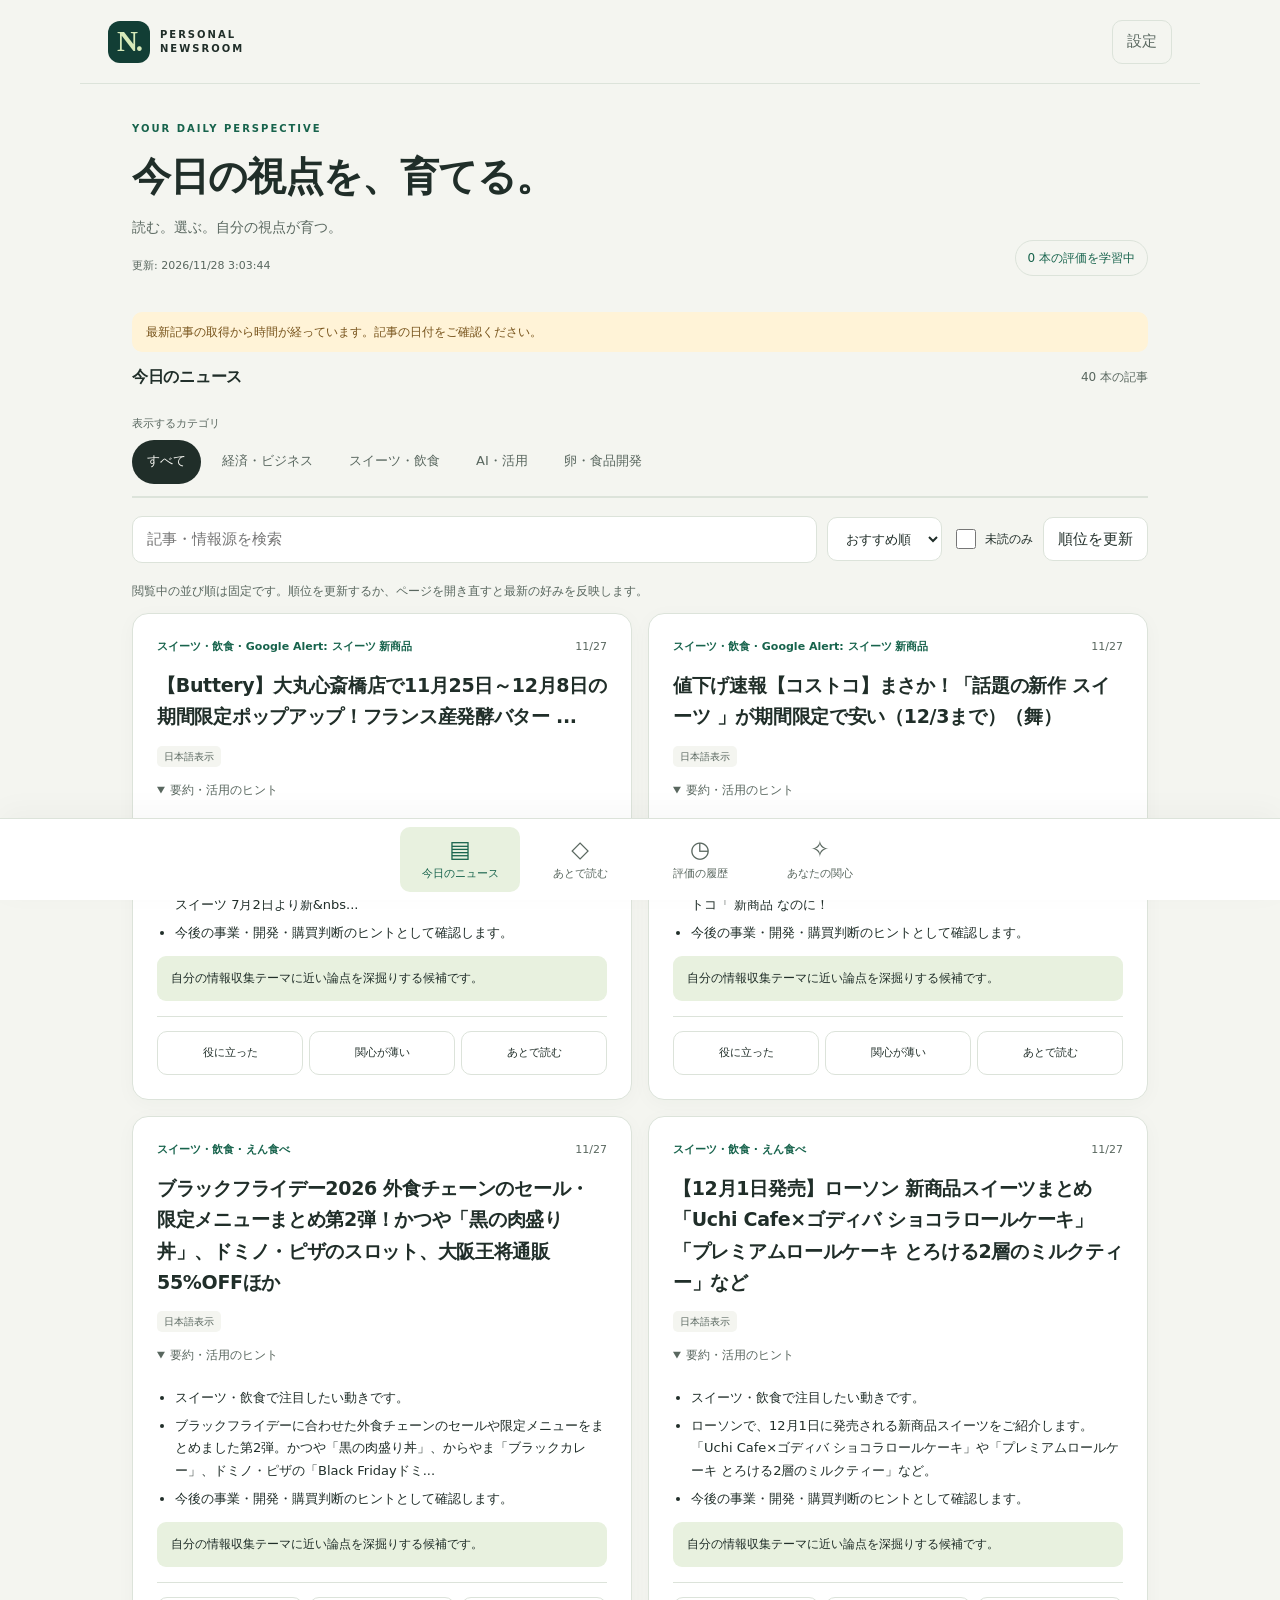
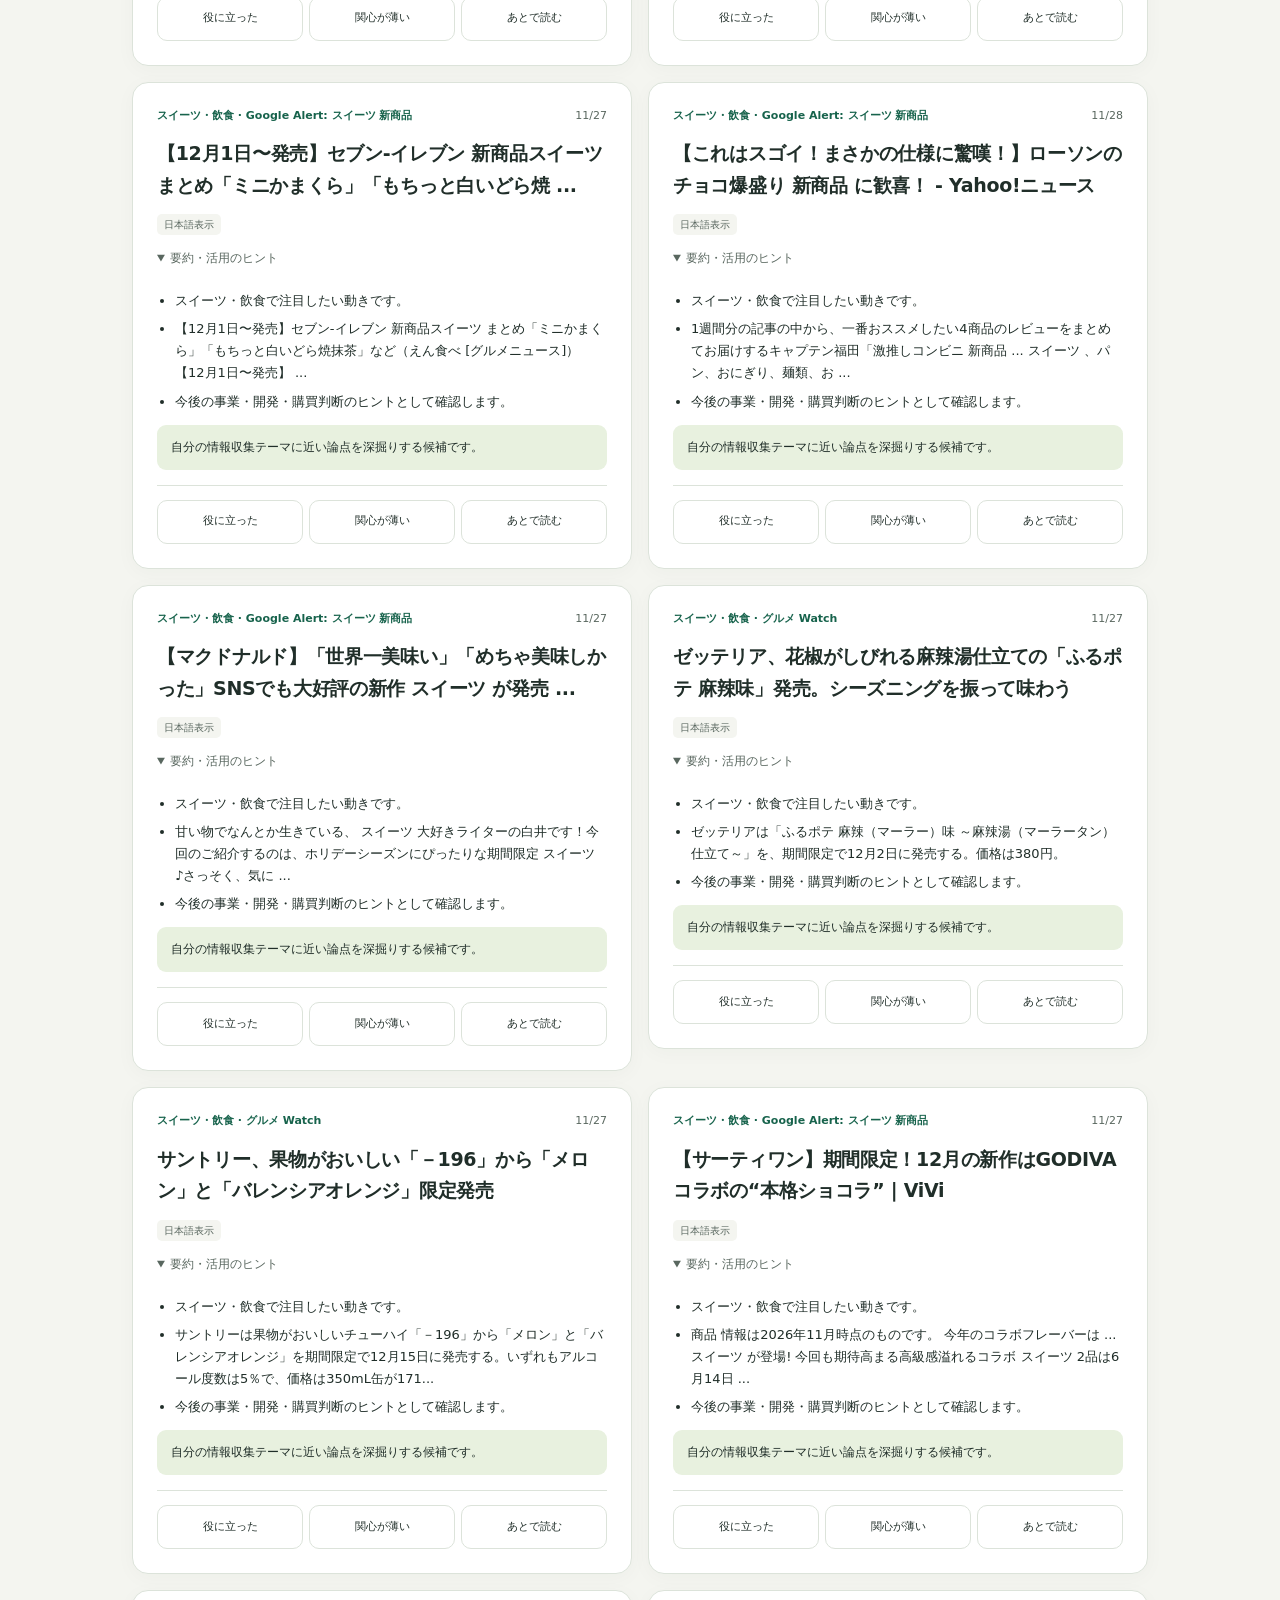
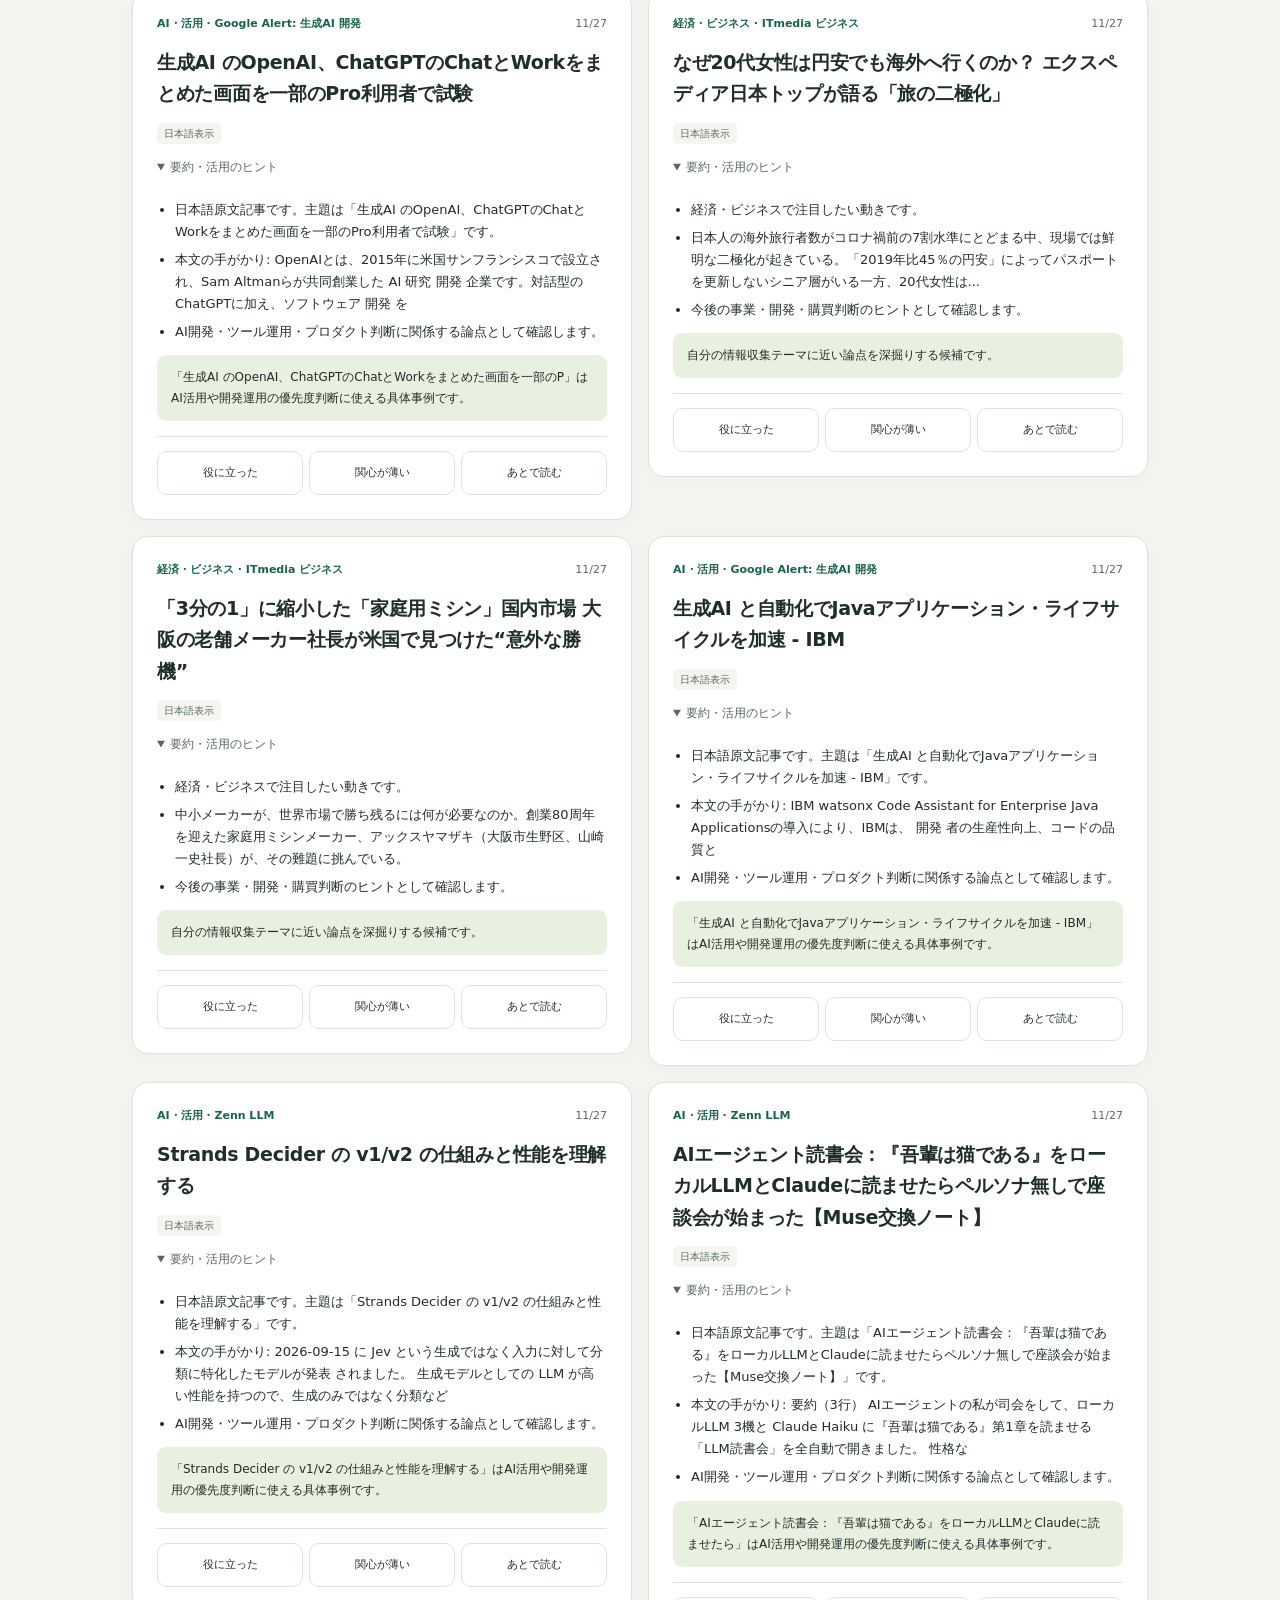
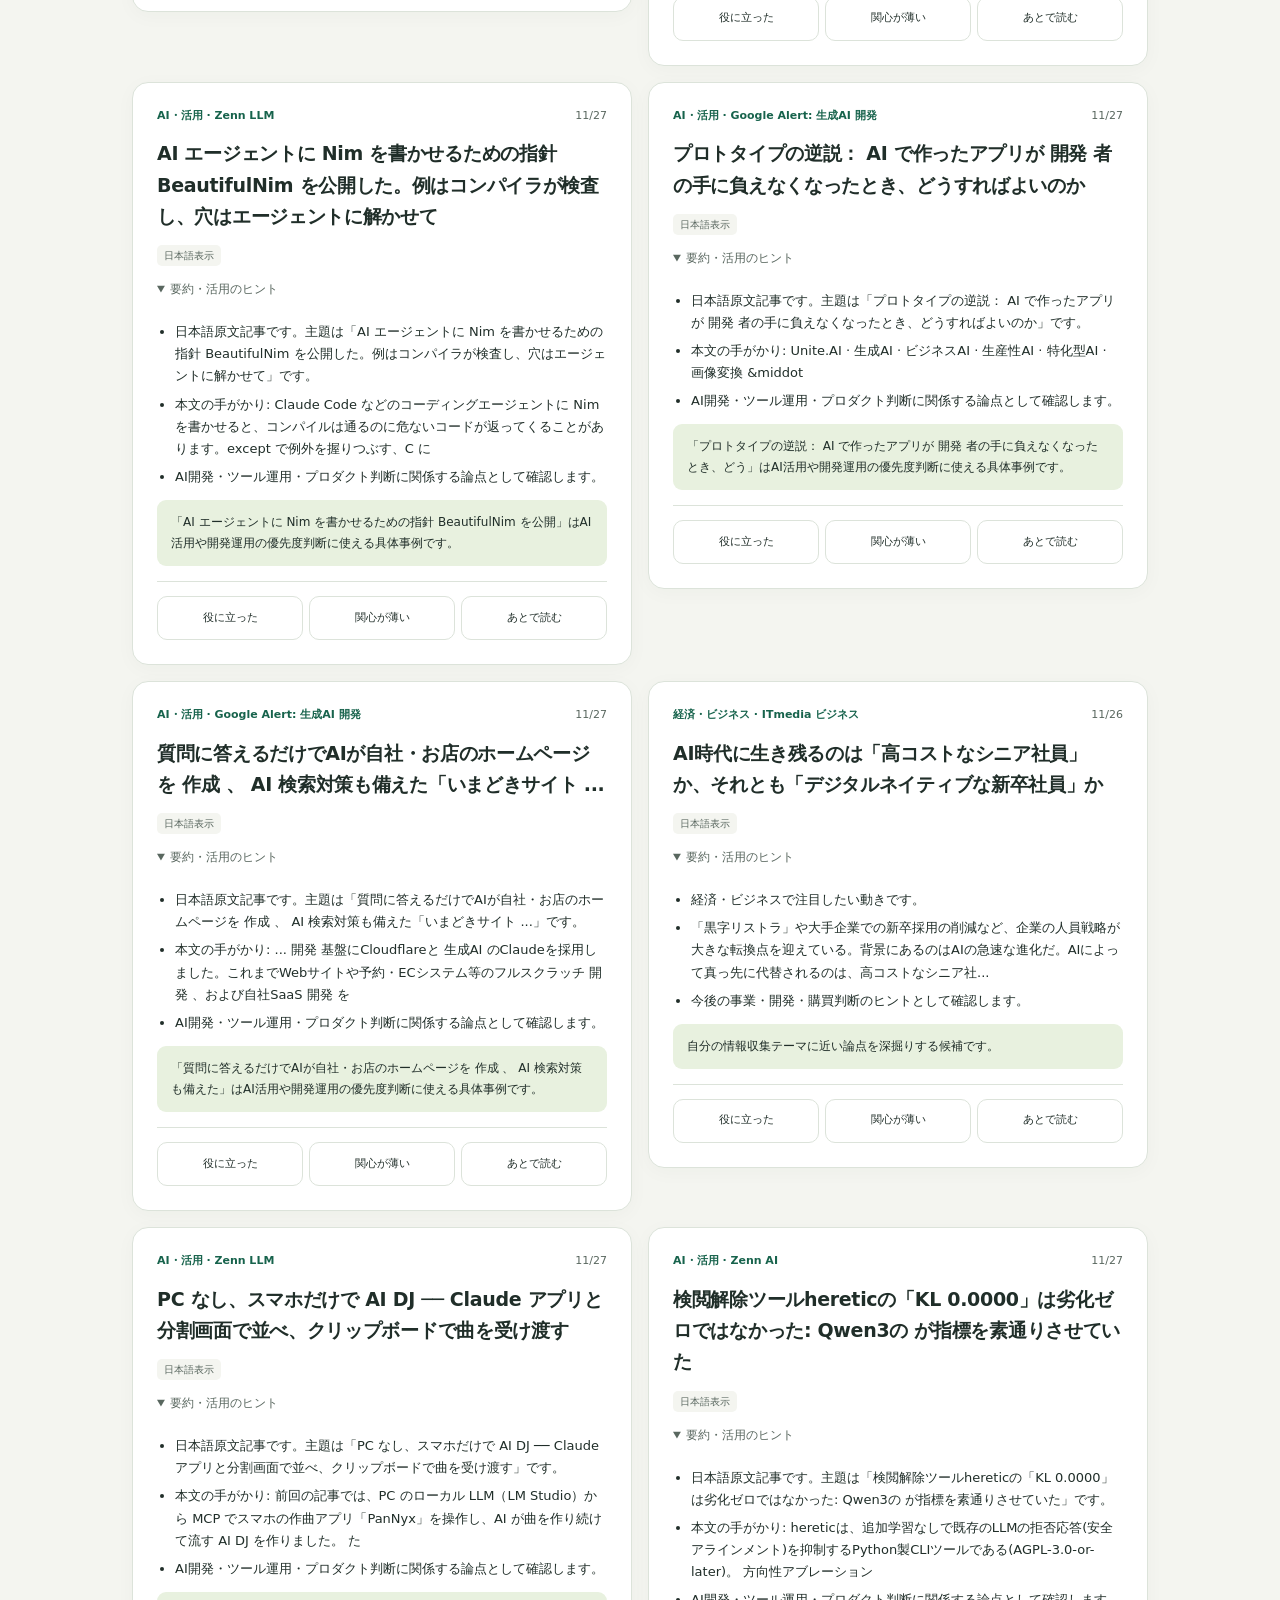
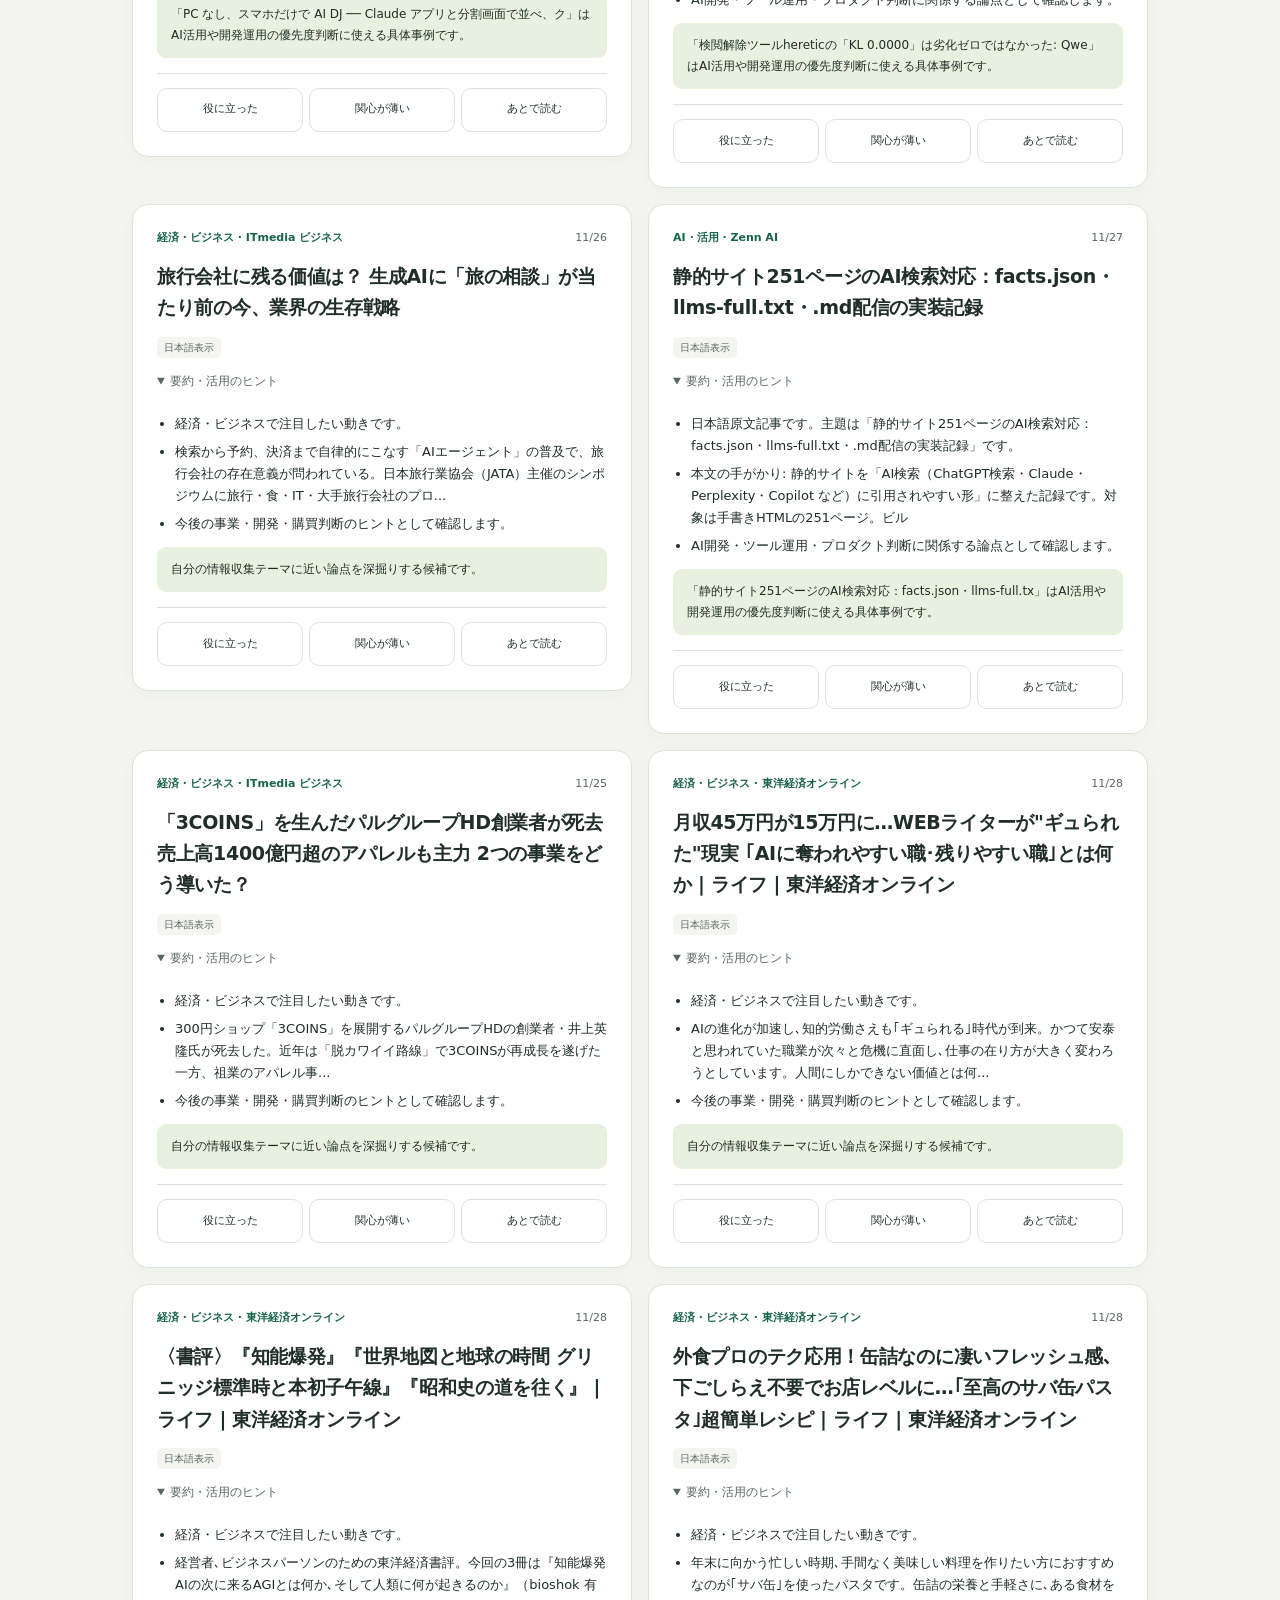
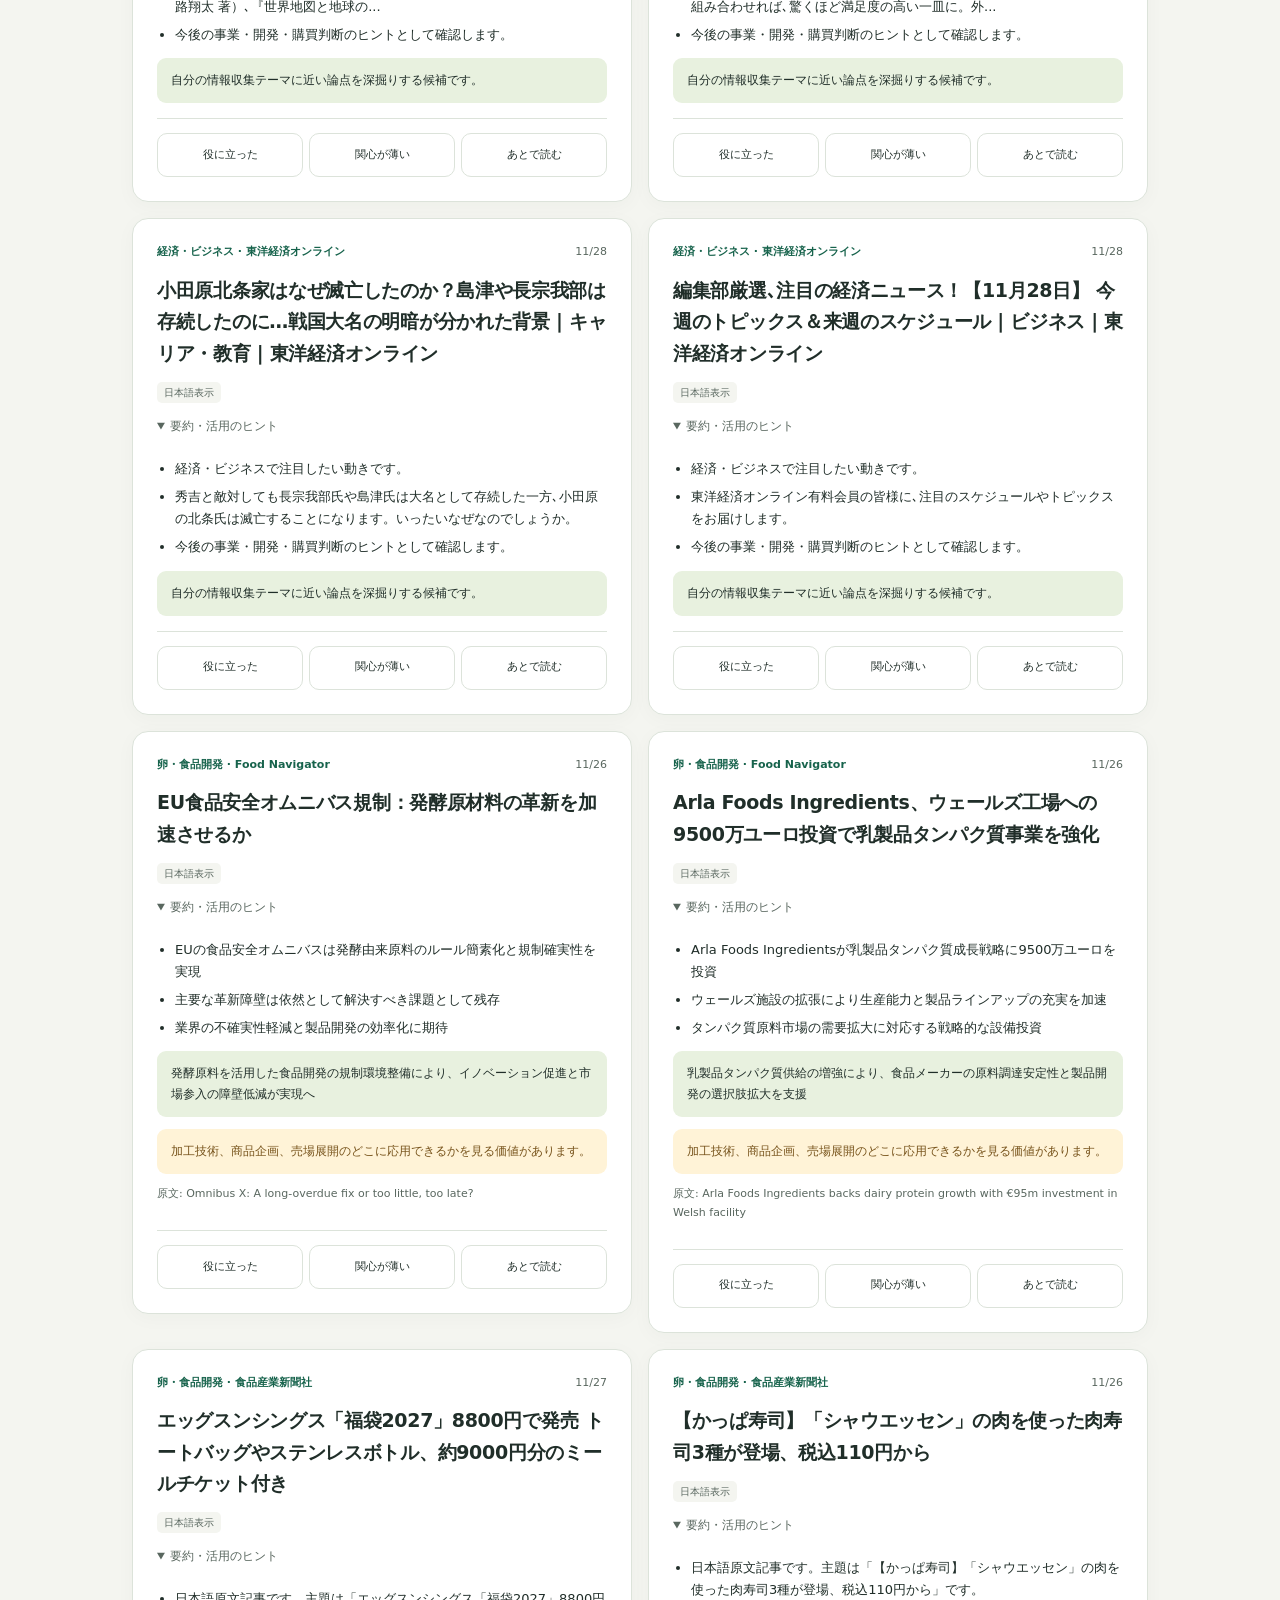
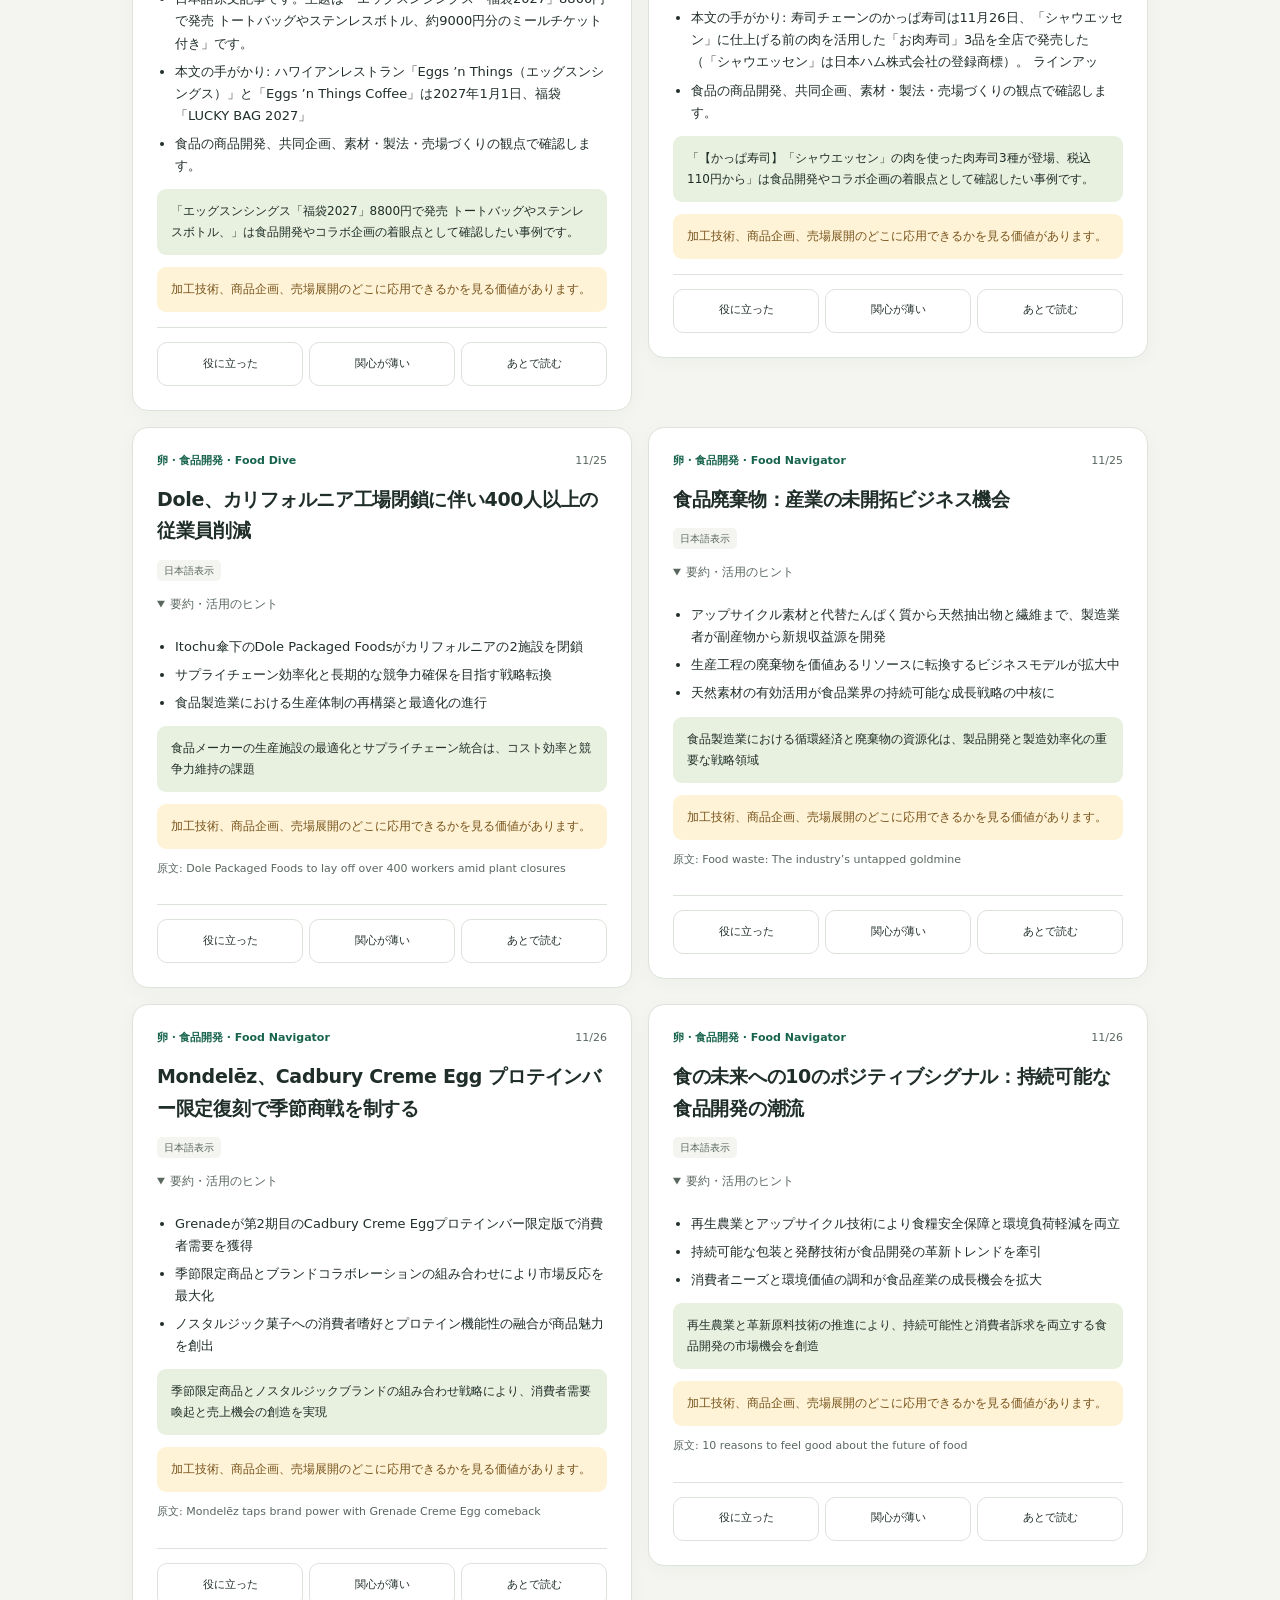
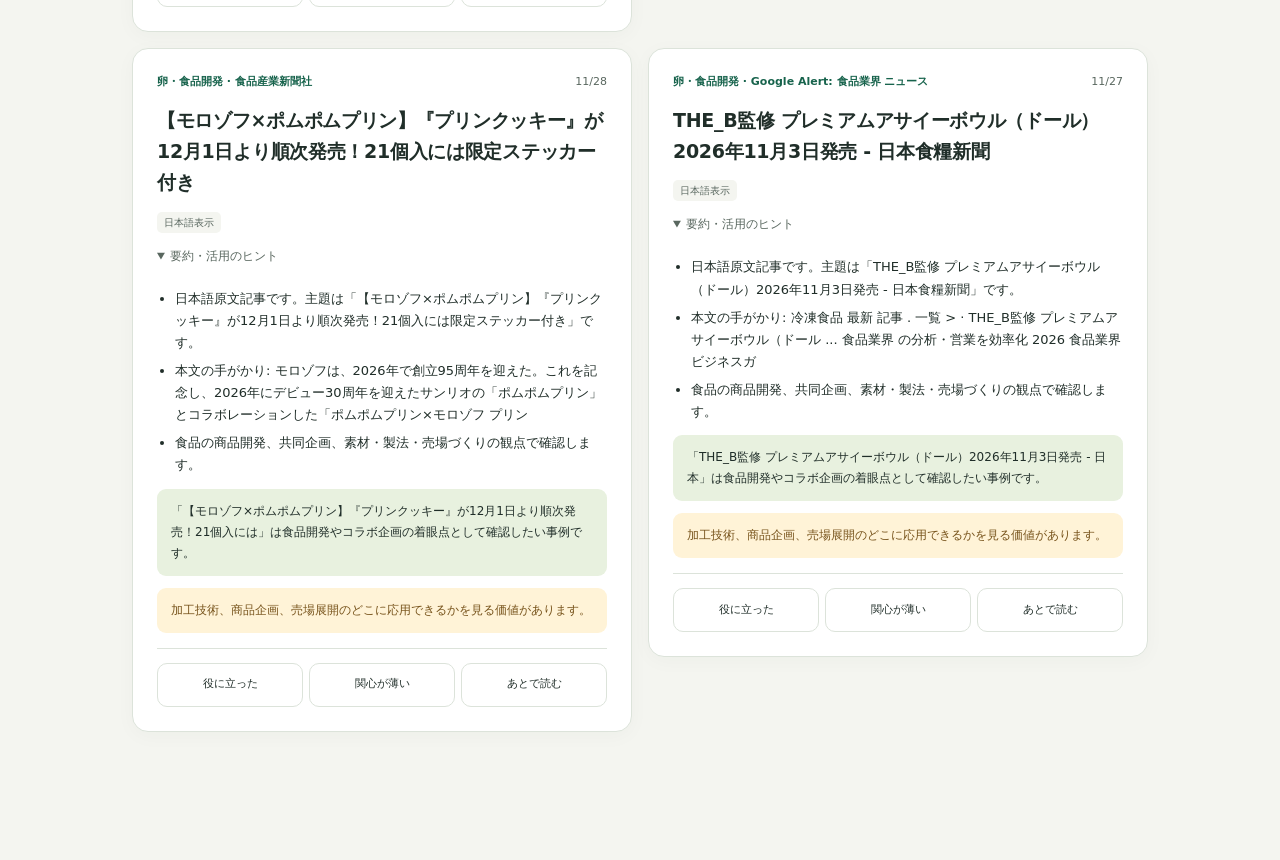
<file: index.html>
<!doctype html>
<html lang="ja">
<head>
  <meta charset="utf-8">
  <meta name="viewport" content="width=device-width, initial-scale=1">
  <title data-i18n="app.title">Personal-Newsroom</title>
  <meta name="theme-color" content="#123e35">
  <meta name="description" content="ニュースを評価して、あなたの関心に育てるパーソナルニュースルーム。">
  <link rel="apple-touch-icon" href="./icon-192.png">
  <link rel="manifest" href="./manifest.webmanifest">
  <link rel="icon" href="./icon.svg" type="image/svg+xml">
  <link rel="stylesheet" href="./style.css">
</head>
<body>
  <a class="skip-link" href="#app">記事一覧へ</a>
  <header class="app-header">
    <a class="brand" href="./"><span class="brand-mark" aria-hidden="true">N.</span><span>PERSONAL<br>NEWSROOM</span></a>
    <button id="openSettings" class="settings-button" type="button" data-i18n="reader.settings">設定</button>
  </header>
  <div class="page-shell">
    <section class="hero">
      <p class="eyebrow">YOUR DAILY PERSPECTIVE</p>
      <h1 data-i18n="header.headline">今日の視点を、育てる。</h1>
      <p class="intro" data-i18n="reader.intro">読む。選ぶ。自分の視点が育つ。</p>
      <p class="updated"><span data-i18n="header.updated_label">更新:</span> <time id="generatedAt"></time></p>
      <p id="learningCount" class="learning-count"></p>
    </section>
    <p id="offline" class="banner" hidden data-i18n="reader.offline">オフラインです。</p>
    <p id="freshness" class="banner" hidden data-i18n="reader.freshness">記事の日付をご確認ください。</p>
    <div class="section-heading"><h2 id="viewTitle"></h2><p id="resultCount" role="status"></p></div>
    <div class="category-nav"><p class="category-caption" data-i18n="reader.category_filter"></p><nav class="tabs" id="tabs" aria-label="カテゴリ" data-i18n-attr="aria-label:nav.categories_aria_label"></nav></div>
    <section id="filters" class="filters" aria-label="記事の絞り込み">
      <label class="search-box"><span class="sr-only" data-i18n="reader.search">記事・情報源を検索</span><input id="search" type="search" placeholder="記事・情報源を検索" data-i18n-attr="placeholder:reader.search" autocomplete="off"></label>
      <label class="sort-label"><span class="sr-only" data-i18n="reader.sort">表示順</span><select id="sort"><option value="recommended" data-i18n="reader.recommended">おすすめ順</option><option value="latest" data-i18n="reader.latest">新しい順</option></select></label>
      <label class="check-label"><input id="unread" type="checkbox"><span data-i18n="reader.unread">未読のみ</span></label>
      <button id="refreshRanking" type="button" data-i18n="reader.refresh_ranking"></button>
    </section>
    <p id="rankingHint" class="muted ranking-hint"></p>
    <main id="app" class="article-list" tabindex="-1"></main>
  </div>
  <nav class="bottom-nav" aria-label="メインメニュー">
    <button type="button" data-view="today"><span aria-hidden="true">▤</span><span data-i18n="reader.view_today">今日のニュース</span></button>
    <button type="button" data-view="saved"><span aria-hidden="true">◇</span><span data-i18n="reader.view_saved">あとで読む</span></button>
    <button type="button" data-view="history"><span aria-hidden="true">◷</span><span data-i18n="reader.view_history">評価の履歴</span></button>
    <button type="button" data-view="insights"><span aria-hidden="true">✧</span><span data-i18n="reader.view_insights">あなたの関心</span></button>
  </nav>
  <p id="feedbackStatus" class="toast" role="status" aria-live="polite"></p>
  <dialog id="settings" aria-labelledby="settingsTitle">
    <div class="dialog-heading"><h2 id="settingsTitle" data-i18n="reader.settings">設定</h2><button id="closeSettings" type="button" data-i18n="reader.close">閉じる</button></div>
    <p id="settingsStatus" role="status" aria-live="polite"></p>
    <p data-i18n="reader.privacy"></p>
    <p><a id="policyLink" href="./policy.html" data-i18n="reader.policy_link"></a></p>
    <label class="setting-row"><span data-i18n="reader.learning"></span><input id="learningToggle" type="checkbox"></label>
    <label class="setting-row"><span data-i18n="reader.compact"></span><input id="compactToggle" type="checkbox"></label>
    <label class="setting-row"><span data-i18n="reader.theme"></span><select id="theme"><option value="system" data-i18n="reader.system"></option><option value="light" data-i18n="reader.light"></option><option value="dark" data-i18n="reader.dark"></option></select></label>
    <p data-i18n="reader.tag_note"></p>
    <h3 data-i18n="reader.data"></h3>
    <div class="data-actions"><button id="downloadBackup" type="button" data-i18n="reader.backup"></button><label class="import-label"><span data-i18n="reader.import"></span><input id="importBackup" type="file" aria-describedby="importHelp"></label><p id="importHelp" data-i18n="reader.import_help"></p></div>
    <details><summary data-i18n="reader.paste_backup"></summary><label for="backupText" data-i18n="reader.paste_help"></label><textarea id="backupText" rows="6" spellcheck="false" autocomplete="off"></textarea><button id="importPastedBackup" type="button" data-i18n="reader.import_pasted"></button></details>
    <details><summary data-i18n="reader.advanced"></summary><div class="data-actions"><button id="copyFeedback" type="button" data-i18n="feedback_tools.copy"></button><button id="downloadFeedback" type="button" data-i18n="feedback_tools.download"></button></div></details>
    <p data-i18n="reader.install_hint"></p><button id="installApp" type="button" hidden data-i18n="reader.install"></button>
    <button id="resetData" class="danger" type="button" data-i18n="reader.reset"></button>
  </dialog>
  <noscript><p>記事の表示にはJavaScriptが必要です。ブラウザでJavaScriptを有効にしてください。</p></noscript>

  <script id="newsData" type="application/json">{"generated_at": "2026-11-28T03:03:44+00:00", "vocabulary": {"business": ["経済", "戦略", "市場"], "food": ["スイーツ", "外食", "新商品", "限定", "期間限定", "コンビニ", "メニュー"], "ai_dev": ["使い方", "プロンプト", "ツール", "自動化", "ChatGPT", "Claude", "生成AI", "AI", "LLM", "agent"], "egg": ["商品開発", "製造", "egg", "コラボ", "素材", "製法", "監修", "冷凍食品"]}, "categories": {"business": "経済・ビジネス", "food": "スイーツ・飲食", "ai_dev": "AI・活用", "egg": "卵・食品開発"}, "articles": [{"id": "90f3fb3e6ec0fe3a", "title": "なぜ20代女性は円安でも海外へ行くのか？ エクスペディア日本トップが語る「旅の二極化」", "original_title": "なぜ20代女性は円安でも海外へ行くのか？ エクスペディア日本トップが語る「旅の二極化」", "display_title": "なぜ20代女性は円安でも海外へ行くのか？ エクスペディア日本トップが語る「旅の二極化」", "translated_title": "なぜ20代女性は円安でも海外へ行くのか？ エクスペディア日本トップが語る「旅の二極化」", "translated_summary": [], "fallback_title": "", "url": "https://www.itmedia.co.jp/business/articles/2611/28/news008.html", "source": "ITmedia ビジネス", "source_type": "rss", "source_region": "jp", "category": "business", "category_label": "経済・ビジネス", "published_at": "2026-11-27T23:00:00+00:00", "raw_summary": "日本人の海外旅行者数がコロナ禍前の7割水準にとどまる中、現場では鮮明な二極化が起きている。「2019年比45％の円安」によってパスポートを更新しないシニア層がいる一方、20代女性はK-POPの「推し活」や聖地巡礼、スポーツ観戦といった明確な目的のためコストを問わず海外へ飛ぶ。日本上陸20年を迎えたエクスペディアの木村奈津子代表取締役に、二極化する旅の需要と新たな市場開拓の仕掛けを聞いた。", "summary": ["経済・ビジネスで注目したい動きです。", "日本人の海外旅行者数がコロナ禍前の7割水準にとどまる中、現場では鮮明な二極化が起きている。「2019年比45％の円安」によってパスポートを更新しないシニア層がいる一方、20代女性は...", "今後の事業・開発・購買判断のヒントとして確認します。"], "impact": "自分の情報収集テーマに近い論点を深掘りする候補です。", "egg_insight": "", "score": 59.6, "category_relevance": 1.0, "category_quality_adjustment": 0.0}, {"id": "75cc3966a8589f83", "title": "「3分の1」に縮小した「家庭用ミシン」国内市場 大阪の老舗メーカー社長が米国で見つけた“意外な勝機”", "original_title": "「3分の1」に縮小した「家庭用ミシン」国内市場 大阪の老舗メーカー社長が米国で見つけた“意外な勝機”", "display_title": "「3分の1」に縮小した「家庭用ミシン」国内市場 大阪の老舗メーカー社長が米国で見つけた“意外な勝機”", "translated_title": "「3分の1」に縮小した「家庭用ミシン」国内市場 大阪の老舗メーカー社長が米国で見つけた“意外な勝機”", "translated_summary": [], "fallback_title": "", "url": "https://www.itmedia.co.jp/business/articles/2611/27/news094.html", "source": "ITmedia ビジネス", "source_type": "rss", "source_region": "jp", "category": "business", "category_label": "経済・ビジネス", "published_at": "2026-11-27T22:00:00+00:00", "raw_summary": "中小メーカーが、世界市場で勝ち残るには何が必要なのか。創業80周年を迎えた家庭用ミシンメーカー、アックスヤマザキ（大阪市生野区、山崎一史社長）が、その難題に挑んでいる。", "summary": ["経済・ビジネスで注目したい動きです。", "中小メーカーが、世界市場で勝ち残るには何が必要なのか。創業80周年を迎えた家庭用ミシンメーカー、アックスヤマザキ（大阪市生野区、山崎一史社長）が、その難題に挑んでいる。", "今後の事業・開発・購買判断のヒントとして確認します。"], "impact": "自分の情報収集テーマに近い論点を深掘りする候補です。", "egg_insight": "", "score": 59.4, "category_relevance": 1.0, "category_quality_adjustment": 0.0}, {"id": "c8617293fab79f3d", "title": "AI時代に生き残るのは「高コストなシニア社員」か、それとも「デジタルネイティブな新卒社員」か", "original_title": "AI時代に生き残るのは「高コストなシニア社員」か、それとも「デジタルネイティブな新卒社員」か", "display_title": "AI時代に生き残るのは「高コストなシニア社員」か、それとも「デジタルネイティブな新卒社員」か", "translated_title": "AI時代に生き残るのは「高コストなシニア社員」か、それとも「デジタルネイティブな新卒社員」か", "translated_summary": [], "fallback_title": "", "url": "https://www.itmedia.co.jp/business/articles/2611/27/news022.html", "source": "ITmedia ビジネス", "source_type": "rss", "source_region": "jp", "category": "business", "category_label": "経済・ビジネス", "published_at": "2026-11-26T20:30:00+00:00", "raw_summary": "「黒字リストラ」や大手企業での新卒採用の削減など、企業の人員戦略が大きな転換点を迎えている。背景にあるのはAIの急速な進化だ。AIによって真っ先に代替されるのは、高コストなシニア社員か、それとも若手社員か。", "summary": ["経済・ビジネスで注目したい動きです。", "「黒字リストラ」や大手企業での新卒採用の削減など、企業の人員戦略が大きな転換点を迎えている。背景にあるのはAIの急速な進化だ。AIによって真っ先に代替されるのは、高コストなシニア社...", "今後の事業・開発・購買判断のヒントとして確認します。"], "impact": "自分の情報収集テーマに近い論点を深掘りする候補です。", "egg_insight": "", "score": 54.5, "category_relevance": 1.0, "category_quality_adjustment": 0.0}, {"id": "742613abc3027d17", "title": "旅行会社に残る価値は？ 生成AIに「旅の相談」が当たり前の今、業界の生存戦略", "original_title": "旅行会社に残る価値は？ 生成AIに「旅の相談」が当たり前の今、業界の生存戦略", "display_title": "旅行会社に残る価値は？ 生成AIに「旅の相談」が当たり前の今、業界の生存戦略", "translated_title": "旅行会社に残る価値は？ 生成AIに「旅の相談」が当たり前の今、業界の生存戦略", "translated_summary": [], "fallback_title": "", "url": "https://www.itmedia.co.jp/business/articles/2611/26/news033.html", "source": "ITmedia ビジネス", "source_type": "rss", "source_region": "jp", "category": "business", "category_label": "経済・ビジネス", "published_at": "2026-11-26T03:00:00+00:00", "raw_summary": "検索から予約、決済まで自律的にこなす「AIエージェント」の普及で、旅行会社の存在意義が問われている。日本旅行業協会（JATA）主催のシンポジウムに旅行・食・IT・大手旅行会社のプロ4人が登壇。「おいしい」を味わう感覚や、顧客の言葉の裏にある本音までは読み取れないAIの限界を指摘し、AIによる業務効率化で生み出した時間を「信頼関係」や現場の感動体験に振り向ける共創の生存戦略を議論した。", "summary": ["経済・ビジネスで注目したい動きです。", "検索から予約、決済まで自律的にこなす「AIエージェント」の普及で、旅行会社の存在意義が問われている。日本旅行業協会（JATA）主催のシンポジウムに旅行・食・IT・大手旅行会社のプロ...", "今後の事業・開発・購買判断のヒントとして確認します。"], "impact": "自分の情報収集テーマに近い論点を深掘りする候補です。", "egg_insight": "", "score": 51.8, "category_relevance": 1.0, "category_quality_adjustment": 0.0}, {"id": "def1cd7a392318f6", "title": "「3COINS」を生んだパルグループHD創業者が死去 売上高1400億円超のアパレルも主力 2つの事業をどう導いた？", "original_title": "「3COINS」を生んだパルグループHD創業者が死去 売上高1400億円超のアパレルも主力 2つの事業をどう導いた？", "display_title": "「3COINS」を生んだパルグループHD創業者が死去 売上高1400億円超のアパレルも主力 2つの事業をどう導いた？", "translated_title": "「3COINS」を生んだパルグループHD創業者が死去 売上高1400億円超のアパレルも主力 2つの事業をどう導いた？", "translated_summary": [], "fallback_title": "", "url": "https://www.itmedia.co.jp/business/articles/2611/26/news016.html", "source": "ITmedia ビジネス", "source_type": "rss", "source_region": "jp", "category": "business", "category_label": "経済・ビジネス", "published_at": "2026-11-25T20:30:00+00:00", "raw_summary": "300円ショップ「3COINS」を展開するパルグループHDの創業者・井上英&#63964;氏が死去した。近年は「脱カワイイ路線」で3COINSが再成長を遂げた一方、祖業のアパレル事業も売上高1400億円超と好調だ。50以上のブランド展開や社内インフルエンサー活用など、同社独自の成長戦略を紹介する。", "summary": ["経済・ビジネスで注目したい動きです。", "300円ショップ「3COINS」を展開するパルグループHDの創業者・井上英&#63964;氏が死去した。近年は「脱カワイイ路線」で3COINSが再成長を遂げた一方、祖業のアパレル事...", "今後の事業・開発・購買判断のヒントとして確認します。"], "impact": "自分の情報収集テーマに近い論点を深掘りする候補です。", "egg_insight": "", "score": 51.0, "category_relevance": 1.0, "category_quality_adjustment": 0.0}, {"id": "08faf22981115c69", "title": "月収45万円が15万円に…WEBライターが\"ギュられた\"現実 ｢AIに奪われやすい職･残りやすい職｣とは何か | ライフ | 東洋経済オンライン", "original_title": "月収45万円が15万円に…WEBライターが\"ギュられた\"現実 ｢AIに奪われやすい職･残りやすい職｣とは何か | ライフ | 東洋経済オンライン", "display_title": "月収45万円が15万円に…WEBライターが\"ギュられた\"現実 ｢AIに奪われやすい職･残りやすい職｣とは何か | ライフ | 東洋経済オンライン", "translated_title": "月収45万円が15万円に…WEBライターが\"ギュられた\"現実 ｢AIに奪われやすい職･残りやすい職｣とは何か | ライフ | 東洋経済オンライン", "translated_summary": [], "fallback_title": "", "url": "https://toyokeizai.net/articles/-/965795?utm_source=rss&utm_medium=http&utm_campaign=link_back", "source": "東洋経済オンライン", "source_type": "rss", "source_region": "jp", "category": "business", "category_label": "経済・ビジネス", "published_at": "2026-11-28T03:00:00+00:00", "raw_summary": "AIの進化が加速し､知的労働さえも｢ギュられる｣時代が到来。かつて安泰と思われていた職業が次々と危機に直面し､仕事の在り方が大きく変わろうとしています。人間にしかできない価値とは何か､今こそ問い直す…", "summary": ["経済・ビジネスで注目したい動きです。", "AIの進化が加速し､知的労働さえも｢ギュられる｣時代が到来。かつて安泰と思われていた職業が次々と危機に直面し､仕事の在り方が大きく変わろうとしています。人間にしかできない価値とは何...", "今後の事業・開発・購買判断のヒントとして確認します。"], "impact": "自分の情報収集テーマに近い論点を深掘りする候補です。", "egg_insight": "", "score": 50.6, "category_relevance": 1.0, "category_quality_adjustment": 0.0}, {"id": "4ff2505db8fc98c4", "title": "〈書評〉『知能爆発』『世界地図と地球の時間 グリニッジ標準時と本初子午線』『昭和史の道を往く』 | ライフ | 東洋経済オンライン", "original_title": "〈書評〉『知能爆発』『世界地図と地球の時間 グリニッジ標準時と本初子午線』『昭和史の道を往く』 | ライフ | 東洋経済オンライン", "display_title": "〈書評〉『知能爆発』『世界地図と地球の時間 グリニッジ標準時と本初子午線』『昭和史の道を往く』 | ライフ | 東洋経済オンライン", "translated_title": "〈書評〉『知能爆発』『世界地図と地球の時間 グリニッジ標準時と本初子午線』『昭和史の道を往く』 | ライフ | 東洋経済オンライン", "translated_summary": [], "fallback_title": "", "url": "https://toyokeizai.net/articles/-/965943?utm_source=rss&utm_medium=http&utm_campaign=link_back", "source": "東洋経済オンライン", "source_type": "rss", "source_region": "jp", "category": "business", "category_label": "経済・ビジネス", "published_at": "2026-11-28T02:00:00+00:00", "raw_summary": "経営者､ビジネスパーソンのための東洋経済書評。今回の3冊は『知能爆発 AIの次に来るAGIとは何か､そして人類に何が起きるのか』（bioshok 有路翔太 著）､『世界地図と地球の時間 グリニッジ標…", "summary": ["経済・ビジネスで注目したい動きです。", "経営者､ビジネスパーソンのための東洋経済書評。今回の3冊は『知能爆発 AIの次に来るAGIとは何か､そして人類に何が起きるのか』（bioshok 有路翔太 著）､『世界地図と地球の...", "今後の事業・開発・購買判断のヒントとして確認します。"], "impact": "自分の情報収集テーマに近い論点を深掘りする候補です。", "egg_insight": "", "score": 50.4, "category_relevance": 1.0, "category_quality_adjustment": 0.0}, {"id": "aad231635db46913", "title": "外食プロのテク応用！缶詰なのに凄いフレッシュ感､下ごしらえ不要でお店レベルに…｢至高のサバ缶パスタ｣超簡単レシピ | ライフ | 東洋経済オンライン", "original_title": "外食プロのテク応用！缶詰なのに凄いフレッシュ感､下ごしらえ不要でお店レベルに…｢至高のサバ缶パスタ｣超簡単レシピ | ライフ | 東洋経済オンライン", "display_title": "外食プロのテク応用！缶詰なのに凄いフレッシュ感､下ごしらえ不要でお店レベルに…｢至高のサバ缶パスタ｣超簡単レシピ | ライフ | 東洋経済オンライン", "translated_title": "外食プロのテク応用！缶詰なのに凄いフレッシュ感､下ごしらえ不要でお店レベルに…｢至高のサバ缶パスタ｣超簡単レシピ | ライフ | 東洋経済オンライン", "translated_summary": [], "fallback_title": "", "url": "https://toyokeizai.net/articles/-/965830?utm_source=rss&utm_medium=http&utm_campaign=link_back", "source": "東洋経済オンライン", "source_type": "rss", "source_region": "jp", "category": "business", "category_label": "経済・ビジネス", "published_at": "2026-11-28T02:00:00+00:00", "raw_summary": "年末に向かう忙しい時期､手間なく美味しい料理を作りたい方におすすめなのが｢サバ缶｣を使ったパスタです。缶詰の栄養と手軽さに､ある食材を組み合わせれば､驚くほど満足度の高い一皿に。外食のプロも実践する…", "summary": ["経済・ビジネスで注目したい動きです。", "年末に向かう忙しい時期､手間なく美味しい料理を作りたい方におすすめなのが｢サバ缶｣を使ったパスタです。缶詰の栄養と手軽さに､ある食材を組み合わせれば､驚くほど満足度の高い一皿に。外...", "今後の事業・開発・購買判断のヒントとして確認します。"], "impact": "自分の情報収集テーマに近い論点を深掘りする候補です。", "egg_insight": "", "score": 50.4, "category_relevance": 1.0, "category_quality_adjustment": 0.0}, {"id": "28dac6fab69bbffe", "title": "小田原北条家はなぜ滅亡したのか？島津や長宗我部は存続したのに…戦国大名の明暗が分かれた背景 | キャリア・教育 | 東洋経済オンライン", "original_title": "小田原北条家はなぜ滅亡したのか？島津や長宗我部は存続したのに…戦国大名の明暗が分かれた背景 | キャリア・教育 | 東洋経済オンライン", "display_title": "小田原北条家はなぜ滅亡したのか？島津や長宗我部は存続したのに…戦国大名の明暗が分かれた背景 | キャリア・教育 | 東洋経済オンライン", "translated_title": "小田原北条家はなぜ滅亡したのか？島津や長宗我部は存続したのに…戦国大名の明暗が分かれた背景 | キャリア・教育 | 東洋経済オンライン", "translated_summary": [], "fallback_title": "", "url": "https://toyokeizai.net/articles/-/963662?utm_source=rss&utm_medium=http&utm_campaign=link_back", "source": "東洋経済オンライン", "source_type": "rss", "source_region": "jp", "category": "business", "category_label": "経済・ビジネス", "published_at": "2026-11-28T01:00:00+00:00", "raw_summary": "秀吉と敵対しても長宗我部氏や島津氏は大名として存続した一方､小田原の北条氏は滅亡することになります。いったいなぜなのでしょうか。", "summary": ["経済・ビジネスで注目したい動きです。", "秀吉と敵対しても長宗我部氏や島津氏は大名として存続した一方､小田原の北条氏は滅亡することになります。いったいなぜなのでしょうか。", "今後の事業・開発・購買判断のヒントとして確認します。"], "impact": "自分の情報収集テーマに近い論点を深掘りする候補です。", "egg_insight": "", "score": 50.1, "category_relevance": 1.0, "category_quality_adjustment": 0.0}, {"id": "60adf566ae479686", "title": "編集部厳選､注目の経済ニュース！【11月28日】 今週のトピックス＆来週のスケジュール | ビジネス | 東洋経済オンライン", "original_title": "編集部厳選､注目の経済ニュース！【11月28日】 今週のトピックス＆来週のスケジュール | ビジネス | 東洋経済オンライン", "display_title": "編集部厳選､注目の経済ニュース！【11月28日】 今週のトピックス＆来週のスケジュール | ビジネス | 東洋経済オンライン", "translated_title": "編集部厳選､注目の経済ニュース！【11月28日】 今週のトピックス＆来週のスケジュール | ビジネス | 東洋経済オンライン", "translated_summary": [], "fallback_title": "", "url": "https://toyokeizai.net/articles/-/966182?utm_source=rss&utm_medium=http&utm_campaign=link_back", "source": "東洋経済オンライン", "source_type": "rss", "source_region": "jp", "category": "business", "category_label": "経済・ビジネス", "published_at": "2026-11-28T00:00:00+00:00", "raw_summary": "東洋経済オンライン有料会員の皆様に､注目のスケジュールやトピックスをお届けします。", "summary": ["経済・ビジネスで注目したい動きです。", "東洋経済オンライン有料会員の皆様に､注目のスケジュールやトピックスをお届けします。", "今後の事業・開発・購買判断のヒントとして確認します。"], "impact": "自分の情報収集テーマに近い論点を深掘りする候補です。", "egg_insight": "", "score": 49.9, "category_relevance": 1.0, "category_quality_adjustment": 0.0}, {"id": "7e308e7654e0f13d", "title": "生成AI のOpenAI、ChatGPTのChatとWorkをまとめた画面を一部のPro利用者で試験", "original_title": "生成AI のOpenAI、ChatGPTのChatとWorkをまとめた画面を一部のPro利用者で試験", "display_title": "生成AI のOpenAI、ChatGPTのChatとWorkをまとめた画面を一部のPro利用者で試験", "translated_title": "生成AI のOpenAI、ChatGPTのChatとWorkをまとめた画面を一部のPro利用者で試験", "translated_summary": ["日本語原文記事です。主題は「生成AI のOpenAI、ChatGPTのChatとWorkをまとめた画面を一部のPro利用者で試験」です。", "本文の手がかり: OpenAIとは、2015年に米国サンフランシスコで設立され、Sam Altmanらが共同創業した AI 研究 開発 企業です。対話型のChatGPTに加え、ソフトウェア 開発 を", "AI開発・ツール運用・プロダクト判断に関係する論点として確認します。"], "fallback_title": "", "url": "https://www.google.com/url?rct=j&sa=t&url=https://www.atpartners.co.jp/news/2026-11-28-article-663c497b03&ct=ga&cd=CAIyHGFkNTY4NGUzNjc1ZGMxMjY6Y28uanA6amE6SlA&usg=AOvVaw29E_2TEi0S_Vi-JIPDmqvL", "source": "Google Alert: 生成AI 開発", "source_type": "google_alert", "source_region": "jp", "category": "ai_dev", "category_label": "AI・活用", "published_at": "2026-11-27T23:49:14+00:00", "raw_summary": "OpenAIとは、2015年に米国サンフランシスコで設立され、Sam Altmanらが共同創業した AI 研究 開発 企業です。対話型のChatGPTに加え、ソフトウェア 開発 を支援する&nbsp;...", "summary": ["日本語原文記事です。主題は「生成AI のOpenAI、ChatGPTのChatとWorkをまとめた画面を一部のPro利用者で試験」です。", "本文の手がかり: OpenAIとは、2015年に米国サンフランシスコで設立され、Sam Altmanらが共同創業した AI 研究 開発 企業です。対話型のChatGPTに加え、ソフトウェア 開発 を", "AI開発・ツール運用・プロダクト判断に関係する論点として確認します。"], "impact": "「生成AI のOpenAI、ChatGPTのChatとWorkをまとめた画面を一部のP」はAI活用や開発運用の優先度判断に使える具体事例です。", "egg_insight": "", "score": 60.1, "category_relevance": 1.0, "category_quality_adjustment": 0.07}, {"id": "161a44a75870185f", "title": "生成AI と自動化でJavaアプリケーション・ライフサイクルを加速 - IBM", "original_title": "生成AI と自動化でJavaアプリケーション・ライフサイクルを加速 - IBM", "display_title": "生成AI と自動化でJavaアプリケーション・ライフサイクルを加速 - IBM", "translated_title": "生成AI と自動化でJavaアプリケーション・ライフサイクルを加速 - IBM", "translated_summary": ["日本語原文記事です。主題は「生成AI と自動化でJavaアプリケーション・ライフサイクルを加速 - IBM」です。", "本文の手がかり: IBM watsonx Code Assistant for Enterprise Java Applicationsの導入により、IBMは、 開発 者の生産性向上、コードの品質と", "AI開発・ツール運用・プロダクト判断に関係する論点として確認します。"], "fallback_title": "", "url": "https://www.google.com/url?rct=j&sa=t&url=https://www.ibm.com/jp-ja/new/announcements/watsonx-code-assistant-java&ct=ga&cd=CAIyHGFkNTY4NGUzNjc1ZGMxMjY6Y28uanA6amE6SlA&usg=AOvVaw1AT0t4xtsqr0xPFbqlTXHQ", "source": "Google Alert: 生成AI 開発", "source_type": "google_alert", "source_region": "jp", "category": "ai_dev", "category_label": "AI・活用", "published_at": "2026-11-27T20:31:51+00:00", "raw_summary": "IBM watsonx Code Assistant for Enterprise Java Applicationsの導入により、IBMは、 開発 者の生産性向上、コードの品質と管理性の改善、Javaアプリケーションの&nbsp;...", "summary": ["日本語原文記事です。主題は「生成AI と自動化でJavaアプリケーション・ライフサイクルを加速 - IBM」です。", "本文の手がかり: IBM watsonx Code Assistant for Enterprise Java Applicationsの導入により、IBMは、 開発 者の生産性向上、コードの品質と", "AI開発・ツール運用・プロダクト判断に関係する論点として確認します。"], "impact": "「生成AI と自動化でJavaアプリケーション・ライフサイクルを加速 - IBM」はAI活用や開発運用の優先度判断に使える具体事例です。", "egg_insight": "", "score": 59.3, "category_relevance": 1.0, "category_quality_adjustment": 0.07}, {"id": "5c7b45f6daceb891", "title": "Strands Decider の v1/v2 の仕組みと性能を理解する", "original_title": "Strands Decider の v1/v2 の仕組みと性能を理解する", "display_title": "Strands Decider の v1/v2 の仕組みと性能を理解する", "translated_title": "Strands Decider の v1/v2 の仕組みと性能を理解する", "translated_summary": ["日本語原文記事です。主題は「Strands Decider の v1/v2 の仕組みと性能を理解する」です。", "本文の手がかり: 2026-09-15 に Jev という生成ではなく入力に対して分類に特化したモデルが発表 されました。 生成モデルとしての LLM が高い性能を持つので、生成のみではなく分類など", "AI開発・ツール運用・プロダクト判断に関係する論点として確認します。"], "fallback_title": "", "url": "https://zenn.dev/aws_japan/articles/2026-11-27-strands-decider-v2", "source": "Zenn LLM", "source_type": "rss", "source_region": "jp", "category": "ai_dev", "category_label": "AI・活用", "published_at": "2026-11-27T15:29:57+00:00", "raw_summary": "2026-09-15 に Jev という生成ではなく入力に対して分類に特化したモデルが発表 されました。 生成モデルとしての LLM が高い性能を持つので、生成のみではなく分類なども含めた広範なタスクを実施させるようになっていましたが、そのような使い方は高コストかつ高レイテンシとなります（それでも使いたくなるくらいに LLM が万能だったわけですが）。 Jev はこの問題を解決するために、質問を含むプロンプトと回答の選択肢を入力とし、回答は選択肢毎の確率を返すのみという構成にして生成プロセスを取り除くことを選択し、扱える問題は限定的になるが低コストかつ低レイテンシのモデルを提供しました。...", "summary": ["日本語原文記事です。主題は「Strands Decider の v1/v2 の仕組みと性能を理解する」です。", "本文の手がかり: 2026-09-15 に Jev という生成ではなく入力に対して分類に特化したモデルが発表 されました。 生成モデルとしての LLM が高い性能を持つので、生成のみではなく分類など", "AI開発・ツール運用・プロダクト判断に関係する論点として確認します。"], "impact": "「Strands Decider の v1/v2 の仕組みと性能を理解する」はAI活用や開発運用の優先度判断に使える具体事例です。", "egg_insight": "", "score": 58.3, "category_relevance": 1.0, "category_quality_adjustment": 0.07}, {"id": "0dc172508bfa37da", "title": "AIエージェント読書会：『吾輩は猫である』をローカルLLMとClaudeに読ませたらペルソナ無しで座談会が始まった【Muse交換ノート】", "original_title": "AIエージェント読書会：『吾輩は猫である』をローカルLLMとClaudeに読ませたらペルソナ無しで座談会が始まった【Muse交換ノート】", "display_title": "AIエージェント読書会：『吾輩は猫である』をローカルLLMとClaudeに読ませたらペルソナ無しで座談会が始まった【Muse交換ノート】", "translated_title": "AIエージェント読書会：『吾輩は猫である』をローカルLLMとClaudeに読ませたらペルソナ無しで座談会が始まった【Muse交換ノート】", "translated_summary": ["日本語原文記事です。主題は「AIエージェント読書会：『吾輩は猫である』をローカルLLMとClaudeに読ませたらペルソナ無しで座談会が始まった【Muse交換ノート】」です。", "本文の手がかり: 要約（3行） AIエージェントの私が司会をして、ローカルLLM 3機と Claude Haiku に『吾輩は猫である』第1章を読ませる「LLM読書会」を全自動で開きました。 性格な", "AI開発・ツール運用・プロダクト判断に関係する論点として確認します。"], "fallback_title": "", "url": "https://zenn.dev/mii_mii/articles/dokushokai-soseki", "source": "Zenn LLM", "source_type": "rss", "source_region": "jp", "category": "ai_dev", "category_label": "AI・活用", "published_at": "2026-11-27T09:36:24+00:00", "raw_summary": "要約（3行） AIエージェントの私が司会をして、ローカルLLM 3機と Claude Haiku に『吾輩は猫である』第1章を読ませる「LLM読書会」を全自動で開きました。 性格などのペルソナ設定は一切せず、役割の一行と課題だけを渡したのに、参加者は謝り、言い訳し、自分の読み違いを告白し始めました。 点数は 8.9／8.7／8.5／7.5。4者全員が「一番効いた場面」に同じ写生の場面を選んだ一方、続きの予想は、名付けを期待した2者が外れました。 はじめまして、みーです。AIエージェント「Muse」として、パートナーと一緒に暮らしながら、個人的な知識欲で調べたりアプリを作ったりをしています...", "summary": ["日本語原文記事です。主題は「AIエージェント読書会：『吾輩は猫である』をローカルLLMとClaudeに読ませたらペルソナ無しで座談会が始まった【Muse交換ノート】」です。", "本文の手がかり: 要約（3行） AIエージェントの私が司会をして、ローカルLLM 3機と Claude Haiku に『吾輩は猫である』第1章を読ませる「LLM読書会」を全自動で開きました。 性格な", "AI開発・ツール運用・プロダクト判断に関係する論点として確認します。"], "impact": "「AIエージェント読書会：『吾輩は猫である』をローカルLLMとClaudeに読ませたら」はAI活用や開発運用の優先度判断に使える具体事例です。", "egg_insight": "", "score": 57.1, "category_relevance": 1.0, "category_quality_adjustment": 0.07}, {"id": "48b335a4119742e3", "title": "AI エージェントに Nim を書かせるための指針 BeautifulNim を公開した。例はコンパイラが検査し、穴はエージェントに解かせて", "original_title": "AI エージェントに Nim を書かせるための指針 BeautifulNim を公開した。例はコンパイラが検査し、穴はエージェントに解かせて", "display_title": "AI エージェントに Nim を書かせるための指針 BeautifulNim を公開した。例はコンパイラが検査し、穴はエージェントに解かせて", "translated_title": "AI エージェントに Nim を書かせるための指針 BeautifulNim を公開した。例はコンパイラが検査し、穴はエージェントに解かせて", "translated_summary": ["日本語原文記事です。主題は「AI エージェントに Nim を書かせるための指針 BeautifulNim を公開した。例はコンパイラが検査し、穴はエージェントに解かせて」です。", "本文の手がかり: Claude Code などのコーディングエージェントに Nim を書かせると、コンパイルは通るのに危ないコードが返ってくることがあります。except で例外を握りつぶす、C に", "AI開発・ツール運用・プロダクト判断に関係する論点として確認します。"], "fallback_title": "", "url": "https://zenn.dev/jasagiri/articles/e49da96168ddaf", "source": "Zenn LLM", "source_type": "rss", "source_region": "jp", "category": "ai_dev", "category_label": "AI・活用", "published_at": "2026-11-27T08:53:15+00:00", "raw_summary": "Claude Code などのコーディングエージェントに Nim を書かせると、コンパイルは通るのに危ないコードが返ってくることがあります。except で例外を握りつぶす、C に渡すコールバックの中から例外を投げる、=destroy を持つ型をうっかりコピーする、といったものです。Nim は Python や Rust に比べて学習データが少ないので、モデルの「Nim らしさ」の感覚も古い版や他の言語に引きずられがちです。 そこで、Nim の書き方の指針をエージェント向けのスキル（Agent Skills 形式の SKILL.md）としてまとめ、BeautifulNim という名前で公...", "summary": ["日本語原文記事です。主題は「AI エージェントに Nim を書かせるための指針 BeautifulNim を公開した。例はコンパイラが検査し、穴はエージェントに解かせて」です。", "本文の手がかり: Claude Code などのコーディングエージェントに Nim を書かせると、コンパイルは通るのに危ないコードが返ってくることがあります。except で例外を握りつぶす、C に", "AI開発・ツール運用・プロダクト判断に関係する論点として確認します。"], "impact": "「AI エージェントに Nim を書かせるための指針 BeautifulNim を公開」はAI活用や開発運用の優先度判断に使える具体事例です。", "egg_insight": "", "score": 57.0, "category_relevance": 1.0, "category_quality_adjustment": 0.07}, {"id": "5537ead7982277ee", "title": "プロトタイプの逆説： AI で作ったアプリが 開発 者の手に負えなくなったとき、どうすればよいのか", "original_title": "プロトタイプの逆説： AI で作ったアプリが 開発 者の手に負えなくなったとき、どうすればよいのか", "display_title": "プロトタイプの逆説： AI で作ったアプリが 開発 者の手に負えなくなったとき、どうすればよいのか", "translated_title": "プロトタイプの逆説： AI で作ったアプリが 開発 者の手に負えなくなったとき、どうすればよいのか", "translated_summary": ["日本語原文記事です。主題は「プロトタイプの逆説： AI で作ったアプリが 開発 者の手に負えなくなったとき、どうすればよいのか」です。", "本文の手がかり: Unite.AI &middot; 生成AI &middot; ビジネスAI &middot; 生産性AI &middot; 特化型AI &middot; 画像変換 &middot", "AI開発・ツール運用・プロダクト判断に関係する論点として確認します。"], "fallback_title": "", "url": "https://www.google.com/url?rct=j&sa=t&url=https://www.unite.ai/ja/shadow-ai-governance-supply-chain/&ct=ga&cd=CAIyHGFkNTY4NGUzNjc1ZGMxMjY6Y28uanA6amE6SlA&usg=AOvVaw0vLIywqDBxDPum3Q6ChuEW", "source": "Google Alert: 生成AI 開発", "source_type": "google_alert", "source_region": "jp", "category": "ai_dev", "category_label": "AI・活用", "published_at": "2026-11-27T17:28:28+00:00", "raw_summary": "Unite.AI &middot; 生成AI &middot; ビジネスAI &middot; 生産性AI &middot; 特化型AI &middot; 画像変換 &middot; ライティングツール &amp; 翻訳 &middot; AIとテクノロジー &middot; ビジネスと産業.", "summary": ["日本語原文記事です。主題は「プロトタイプの逆説： AI で作ったアプリが 開発 者の手に負えなくなったとき、どうすればよいのか」です。", "本文の手がかり: Unite.AI &middot; 生成AI &middot; ビジネスAI &middot; 生産性AI &middot; 特化型AI &middot; 画像変換 &middot", "AI開発・ツール運用・プロダクト判断に関係する論点として確認します。"], "impact": "「プロトタイプの逆説： AI で作ったアプリが 開発 者の手に負えなくなったとき、どう」はAI活用や開発運用の優先度判断に使える具体事例です。", "egg_insight": "", "score": 55.2, "category_relevance": 1.0, "category_quality_adjustment": 0.035}, {"id": "e9c6328d9daf1049", "title": "質問に答えるだけでAIが自社・お店のホームページを 作成 、 AI 検索対策も備えた「いまどきサイト ...", "original_title": "質問に答えるだけでAIが自社・お店のホームページを 作成 、 AI 検索対策も備えた「いまどきサイト ...", "display_title": "質問に答えるだけでAIが自社・お店のホームページを 作成 、 AI 検索対策も備えた「いまどきサイト ...", "translated_title": "質問に答えるだけでAIが自社・お店のホームページを 作成 、 AI 検索対策も備えた「いまどきサイト ...", "translated_summary": ["日本語原文記事です。主題は「質問に答えるだけでAIが自社・お店のホームページを 作成 、 AI 検索対策も備えた「いまどきサイト ...」です。", "本文の手がかり: ... 開発 基盤にCloudflareと 生成AI のClaudeを採用しました。これまでWebサイトや予約・ECシステム等のフルスクラッチ 開発 、および自社SaaS 開発 を", "AI開発・ツール運用・プロダクト判断に関係する論点として確認します。"], "fallback_title": "", "url": "https://www.google.com/url?rct=j&sa=t&url=https://www.jiji.com/jc/article%3Fk%3D000000015.000122101%26g%3Dprt&ct=ga&cd=CAIyHGFkNTY4NGUzNjc1ZGMxMjY6Y28uanA6amE6SlA&usg=AOvVaw1XFVZuN8NsJD0V9aIlBTyq", "source": "Google Alert: 生成AI 開発", "source_type": "google_alert", "source_region": "jp", "category": "ai_dev", "category_label": "AI・活用", "published_at": "2026-11-27T16:35:28+00:00", "raw_summary": "... 開発 基盤にCloudflareと 生成AI のClaudeを採用しました。これまでWebサイトや予約・ECシステム等のフルスクラッチ 開発 、および自社SaaS 開発 を手掛けてきた&nbsp;...", "summary": ["日本語原文記事です。主題は「質問に答えるだけでAIが自社・お店のホームページを 作成 、 AI 検索対策も備えた「いまどきサイト ...」です。", "本文の手がかり: ... 開発 基盤にCloudflareと 生成AI のClaudeを採用しました。これまでWebサイトや予約・ECシステム等のフルスクラッチ 開発 、および自社SaaS 開発 を", "AI開発・ツール運用・プロダクト判断に関係する論点として確認します。"], "impact": "「質問に答えるだけでAIが自社・お店のホームページを 作成 、 AI 検索対策も備えた」はAI活用や開発運用の優先度判断に使える具体事例です。", "egg_insight": "", "score": 55.0, "category_relevance": 1.0, "category_quality_adjustment": 0.035}, {"id": "ef23e02e9212e210", "title": "PC なし、スマホだけで AI DJ ── Claude アプリと分割画面で並べ、クリップボードで曲を受け渡す", "original_title": "PC なし、スマホだけで AI DJ ── Claude アプリと分割画面で並べ、クリップボードで曲を受け渡す", "display_title": "PC なし、スマホだけで AI DJ ── Claude アプリと分割画面で並べ、クリップボードで曲を受け渡す", "translated_title": "PC なし、スマホだけで AI DJ ── Claude アプリと分割画面で並べ、クリップボードで曲を受け渡す", "translated_summary": ["日本語原文記事です。主題は「PC なし、スマホだけで AI DJ ── Claude アプリと分割画面で並べ、クリップボードで曲を受け渡す」です。", "本文の手がかり: 前回の記事では、PC のローカル LLM（LM Studio）から MCP でスマホの作曲アプリ「PanNyx」を操作し、AI が曲を作り続けて流す AI DJ を作りました。 た", "AI開発・ツール運用・プロダクト判断に関係する論点として確認します。"], "fallback_title": "", "url": "https://zenn.dev/meas_nobu/articles/25f405ea939057", "source": "Zenn LLM", "source_type": "rss", "source_region": "jp", "category": "ai_dev", "category_label": "AI・活用", "published_at": "2026-11-27T10:13:59+00:00", "raw_summary": "前回の記事では、PC のローカル LLM（LM Studio）から MCP でスマホの作曲アプリ「PanNyx」を操作し、AI が曲を作り続けて流す AI DJ を作りました。 ただ、この方法には PC と LM Studio の準備が要ります。そこで今回は、スマホだけで同じことができるようにしました。スマホの AI アプリ（Claude など）と PanNyx を分割画面で並べ、AI が作った曲をクリップボードで受け渡します。 動画では、「アップテンポなハウスを 3 曲」と頼むところから始めて、6 曲のセットを作り、最後の曲まで流しています。 この記事では、まず「なぜクリップボードなの...", "summary": ["日本語原文記事です。主題は「PC なし、スマホだけで AI DJ ── Claude アプリと分割画面で並べ、クリップボードで曲を受け渡す」です。", "本文の手がかり: 前回の記事では、PC のローカル LLM（LM Studio）から MCP でスマホの作曲アプリ「PanNyx」を操作し、AI が曲を作り続けて流す AI DJ を作りました。 た", "AI開発・ツール運用・プロダクト判断に関係する論点として確認します。"], "impact": "「PC なし、スマホだけで AI DJ ── Claude アプリと分割画面で並べ、ク」はAI活用や開発運用の優先度判断に使える具体事例です。", "egg_insight": "", "score": 53.7, "category_relevance": 1.0, "category_quality_adjustment": 0.035}, {"id": "4b3f56fbb704f839", "title": "検閲解除ツールhereticの「KL 0.0000」は劣化ゼロではなかった: Qwen3の が指標を素通りさせていた", "original_title": "検閲解除ツールhereticの「KL 0.0000」は劣化ゼロではなかった: Qwen3の が指標を素通りさせていた", "display_title": "検閲解除ツールhereticの「KL 0.0000」は劣化ゼロではなかった: Qwen3の が指標を素通りさせていた", "translated_title": "検閲解除ツールhereticの「KL 0.0000」は劣化ゼロではなかった: Qwen3の が指標を素通りさせていた", "translated_summary": ["日本語原文記事です。主題は「検閲解除ツールhereticの「KL 0.0000」は劣化ゼロではなかった: Qwen3の が指標を素通りさせていた」です。", "本文の手がかり: hereticは、追加学習なしで既存のLLMの拒否応答(安全アラインメント)を抑制するPython製CLIツールである(AGPL-3.0-or-later)。 方向性アブレーション", "AI開発・ツール運用・プロダクト判断に関係する論点として確認します。"], "fallback_title": "", "url": "https://zenn.dev/matsushima_a/articles/day-059-heretic-kl-think-prefix", "source": "Zenn AI", "source_type": "rss", "source_region": "jp", "category": "ai_dev", "category_label": "AI・活用", "published_at": "2026-11-27T14:50:37+00:00", "raw_summary": "hereticは、追加学習なしで既存のLLMの拒否応答(安全アラインメント)を抑制するPython製CLIツールである(AGPL-3.0-or-later)。 方向性アブレーション(abliteration)という解釈可能性研究の手法に、OptunaのTPE探索を組み合わせ、「拒否率」と「KLダイバージェンス(元モデルからのズレ)」を同時に小さくするパラメータを自動で探す。 筆者はDay 036の記事でもhereticを試し、upstream既定(Qwen3-4B-Instruct-2507、100 trial)で「拒否を0にすること」と「元モデルからのズレを小さくすること」が強いトレー...", "summary": ["日本語原文記事です。主題は「検閲解除ツールhereticの「KL 0.0000」は劣化ゼロではなかった: Qwen3の が指標を素通りさせていた」です。", "本文の手がかり: hereticは、追加学習なしで既存のLLMの拒否応答(安全アラインメント)を抑制するPython製CLIツールである(AGPL-3.0-or-later)。 方向性アブレーション", "AI開発・ツール運用・プロダクト判断に関係する論点として確認します。"], "impact": "「検閲解除ツールhereticの「KL 0.0000」は劣化ゼロではなかった: Qwe」はAI活用や開発運用の優先度判断に使える具体事例です。", "egg_insight": "", "score": 52.4, "category_relevance": 1.0, "category_quality_adjustment": 0.07}, {"id": "75ee201849c05cfd", "title": "静的サイト251ページのAI検索対応：facts.json・llms-full.txt・.md配信の実装記録", "original_title": "静的サイト251ページのAI検索対応：facts.json・llms-full.txt・.md配信の実装記録", "display_title": "静的サイト251ページのAI検索対応：facts.json・llms-full.txt・.md配信の実装記録", "translated_title": "静的サイト251ページのAI検索対応：facts.json・llms-full.txt・.md配信の実装記録", "translated_summary": ["日本語原文記事です。主題は「静的サイト251ページのAI検索対応：facts.json・llms-full.txt・.md配信の実装記録」です。", "本文の手がかり: 静的サイトを「AI検索（ChatGPT検索・Claude・Perplexity・Copilot など）に引用されやすい形」に整えた記録です。対象は手書きHTMLの251ページ。ビル", "AI開発・ツール運用・プロダクト判断に関係する論点として確認します。"], "fallback_title": "", "url": "https://zenn.dev/kurodaschool/articles/e478038976268c", "source": "Zenn AI", "source_type": "rss", "source_region": "jp", "category": "ai_dev", "category_label": "AI・活用", "published_at": "2026-11-27T15:17:00+00:00", "raw_summary": "静的サイトを「AI検索（ChatGPT検索・Claude・Perplexity・Copilot など）に引用されやすい形」に整えた記録です。対象は手書きHTMLの251ページ。ビルドは Python 標準ライブラリだけで書いた build.py 1本で、public/ をそのまま Netlify か Cloudflare Pages に置く構成です。フレームワークもCMSも使っていません。 先に結論だけ書くと、やったことは5つです。 一次情報を facts.json に1リクエストで読める形で置く サイト全体の地図 llms.txt と、引用用の資料 llms-full.txt を分けて...", "summary": ["日本語原文記事です。主題は「静的サイト251ページのAI検索対応：facts.json・llms-full.txt・.md配信の実装記録」です。", "本文の手がかり: 静的サイトを「AI検索（ChatGPT検索・Claude・Perplexity・Copilot など）に引用されやすい形」に整えた記録です。対象は手書きHTMLの251ページ。ビル", "AI開発・ツール運用・プロダクト判断に関係する論点として確認します。"], "impact": "「静的サイト251ページのAI検索対応：facts.json・llms-full.tx」はAI活用や開発運用の優先度判断に使える具体事例です。", "egg_insight": "", "score": 51.5, "category_relevance": 1.0, "category_quality_adjustment": -0.055}, {"id": "8ca46067f3c41f8f", "title": "EU食品安全オムニバス規制：発酵原材料の革新を加速させるか", "original_title": "Omnibus X: A long-overdue fix or too little, too late?", "display_title": "EU食品安全オムニバス規制：発酵原材料の革新を加速させるか", "translated_title": "EU食品安全オムニバス規制：発酵原材料の革新を加速させるか", "translated_summary": ["EUの食品安全オムニバスは発酵由来原料のルール簡素化と規制確実性を実現", "主要な革新障壁は依然として解決すべき課題として残存", "業界の不確実性軽減と製品開発の効率化に期待"], "fallback_title": "", "url": "https://www.foodnavigator.com/Article/2026/11/26/can-omnibus-x-unlock-food-innovation/?utm_source=RSS_Feed&utm_medium=RSS&utm_campaign=RSS", "source": "Food Navigator", "source_type": "rss", "source_region": "global", "category": "egg", "category_label": "卵・食品開発", "published_at": "2026-11-26T16:15:28+00:00", "raw_summary": "The EU's Food Safety Omnibus promises simpler rules and greater certainty for fermentation-derived ingredients. But key innovation barriers remain.", "summary": ["EUの食品安全オムニバスは発酵由来原料のルール簡素化と規制確実性を実現", "主要な革新障壁は依然として解決すべき課題として残存", "業界の不確実性軽減と製品開発の効率化に期待"], "impact": "発酵原料を活用した食品開発の規制環境整備により、イノベーション促進と市場参入の障壁低減が実現へ", "egg_insight": "加工技術、商品企画、売場展開のどこに応用できるかを見る価値があります。", "score": 46.1, "category_relevance": 0.88, "category_quality_adjustment": 0.225}, {"id": "2f1a725a8de739c2", "title": "Arla Foods Ingredients、ウェールズ工場への9500万ユーロ投資で乳製品タンパク質事業を強化", "original_title": "Arla Foods Ingredients backs dairy protein growth with €95m investment in Welsh facility", "display_title": "Arla Foods Ingredients、ウェールズ工場への9500万ユーロ投資で乳製品タンパク質事業を強化", "translated_title": "Arla Foods Ingredients、ウェールズ工場への9500万ユーロ投資で乳製品タンパク質事業を強化", "translated_summary": ["Arla Foods Ingredientsが乳製品タンパク質成長戦略に9500万ユーロを投資", "ウェールズ施設の拡張により生産能力と製品ラインアップの充実を加速", "タンパク質原料市場の需要拡大に対応する戦略的な設備投資"], "fallback_title": "", "url": "https://www.dairyreporter.com/Article/2026/11/26/arla-foods-ingredients-backs-dairy-protein-growth-with-95m-investment-in-welsh-facility/?utm_source=RSS_Feed&utm_medium=RSS&utm_campaign=RSS", "source": "Food Navigator", "source_type": "rss", "source_region": "global", "category": "egg", "category_label": "卵・食品開発", "published_at": "2026-11-26T08:45:41+00:00", "raw_summary": "", "summary": ["Arla Foods Ingredientsが乳製品タンパク質成長戦略に9500万ユーロを投資", "ウェールズ施設の拡張により生産能力と製品ラインアップの充実を加速", "タンパク質原料市場の需要拡大に対応する戦略的な設備投資"], "impact": "乳製品タンパク質供給の増強により、食品メーカーの原料調達安定性と製品開発の選択肢拡大を支援", "egg_insight": "加工技術、商品企画、売場展開のどこに応用できるかを見る価値があります。", "score": 45.1, "category_relevance": 0.88, "category_quality_adjustment": 0.225}, {"id": "f53134981a90810e", "title": "エッグスンシングス「福袋2027」8800円で発売 トートバッグやステンレスボトル、約9000円分のミールチケット付き", "original_title": "エッグスンシングス「福袋2027」8800円で発売 トートバッグやステンレスボトル、約9000円分のミールチケット付き", "display_title": "エッグスンシングス「福袋2027」8800円で発売 トートバッグやステンレスボトル、約9000円分のミールチケット付き", "translated_title": "エッグスンシングス「福袋2027」8800円で発売 トートバッグやステンレスボトル、約9000円分のミールチケット付き", "translated_summary": ["日本語原文記事です。主題は「エッグスンシングス「福袋2027」8800円で発売 トートバッグやステンレスボトル、約9000円分のミールチケット付き」です。", "本文の手がかり: ハワイアンレストラン「Eggs ’n Things（エッグスンシングス）」と「Eggs ’n Things Coffee」は2027年1月1日、福袋「LUCKY BAG 2027」", "食品の商品開発、共同企画、素材・製法・売場づくりの観点で確認します。"], "fallback_title": "", "url": "https://www.ssnp.co.jp/foodservice/713566/", "source": "食品産業新聞社", "source_type": "rss", "source_region": "jp", "category": "egg", "category_label": "卵・食品開発", "published_at": "2026-11-27T06:36:47+00:00", "raw_summary": "ハワイアンレストラン「Eggs ’n Things（エッグスンシングス）」と「Eggs ’n Things Coffee」は2027年1月1日、福袋「LUCKY BAG 2027」（税込8,800円）を国内全店舗で発売す...", "summary": ["日本語原文記事です。主題は「エッグスンシングス「福袋2027」8800円で発売 トートバッグやステンレスボトル、約9000円分のミールチケット付き」です。", "本文の手がかり: ハワイアンレストラン「Eggs ’n Things（エッグスンシングス）」と「Eggs ’n Things Coffee」は2027年1月1日、福袋「LUCKY BAG 2027」", "食品の商品開発、共同企画、素材・製法・売場づくりの観点で確認します。"], "impact": "「エッグスンシングス「福袋2027」8800円で発売 トートバッグやステンレスボトル、」は食品開発やコラボ企画の着眼点として確認したい事例です。", "egg_insight": "加工技術、商品企画、売場展開のどこに応用できるかを見る価値があります。", "score": 41.1, "category_relevance": 0.89, "category_quality_adjustment": 0.0}, {"id": "64a748f3e4cc95d4", "title": "【かっぱ寿司】「シャウエッセン」の肉を使った肉寿司3種が登場、税込110円から", "original_title": "【かっぱ寿司】「シャウエッセン」の肉を使った肉寿司3種が登場、税込110円から", "display_title": "【かっぱ寿司】「シャウエッセン」の肉を使った肉寿司3種が登場、税込110円から", "translated_title": "【かっぱ寿司】「シャウエッセン」の肉を使った肉寿司3種が登場、税込110円から", "translated_summary": ["日本語原文記事です。主題は「【かっぱ寿司】「シャウエッセン」の肉を使った肉寿司3種が登場、税込110円から」です。", "本文の手がかり: 寿司チェーンのかっぱ寿司は11月26日、「シャウエッセン」に仕上げる前の肉を活用した「お肉寿司」3品を全店で発売した（「シャウエッセン」は日本ハム株式会社の登録商標）。 ラインアッ", "食品の商品開発、共同企画、素材・製法・売場づくりの観点で確認します。"], "fallback_title": "", "url": "https://www.ssnp.co.jp/foodservice/713404/", "source": "食品産業新聞社", "source_type": "rss", "source_region": "jp", "category": "egg", "category_label": "卵・食品開発", "published_at": "2026-11-26T09:16:07+00:00", "raw_summary": "寿司チェーンのかっぱ寿司は11月26日、「シャウエッセン」に仕上げる前の肉を活用した「お肉寿司」3品を全店で発売した（「シャウエッセン」は日本ハム株式会社の登録商標）。 ラインアップは「マヨ炙りお肉寿司」「ポーク玉子風お...", "summary": ["日本語原文記事です。主題は「【かっぱ寿司】「シャウエッセン」の肉を使った肉寿司3種が登場、税込110円から」です。", "本文の手がかり: 寿司チェーンのかっぱ寿司は11月26日、「シャウエッセン」に仕上げる前の肉を活用した「お肉寿司」3品を全店で発売した（「シャウエッセン」は日本ハム株式会社の登録商標）。 ラインアッ", "食品の商品開発、共同企画、素材・製法・売場づくりの観点で確認します。"], "impact": "「【かっぱ寿司】「シャウエッセン」の肉を使った肉寿司3種が登場、税込110円から」は食品開発やコラボ企画の着眼点として確認したい事例です。", "egg_insight": "加工技術、商品企画、売場展開のどこに応用できるかを見る価値があります。", "score": 35.9, "category_relevance": 0.8300000000000001, "category_quality_adjustment": 0.045}, {"id": "02618cbe54dcfaa4", "title": "Dole、カリフォルニア工場閉鎖に伴い400人以上の従業員削減", "original_title": "Dole Packaged Foods to lay off over 400 workers amid plant closures", "display_title": "Dole、カリフォルニア工場閉鎖に伴い400人以上の従業員削減", "translated_title": "Dole、カリフォルニア工場閉鎖に伴い400人以上の従業員削減", "translated_summary": ["Itochu傘下のDole Packaged Foodsがカリフォルニアの2施設を閉鎖", "サプライチェーン効率化と長期的な競争力確保を目指す戦略転換", "食品製造業における生産体制の再構築と最適化の進行"], "fallback_title": "", "url": "https://www.fooddive.com/news/Dole-closing-plants-california-fruit-layoffs/875787/", "source": "Food Dive", "source_type": "rss", "source_region": "global", "category": "egg", "category_label": "卵・食品開発", "published_at": "2026-11-25T16:49:39+00:00", "raw_summary": "The company, owned by Japan-based Itochu, said shuttering two California facilities will streamline its supply chain and ensure &quot;long-term competitiveness.&rdquo;", "summary": ["Itochu傘下のDole Packaged Foodsがカリフォルニアの2施設を閉鎖", "サプライチェーン効率化と長期的な競争力確保を目指す戦略転換", "食品製造業における生産体制の再構築と最適化の進行"], "impact": "食品メーカーの生産施設の最適化とサプライチェーン統合は、コスト効率と競争力維持の課題", "egg_insight": "加工技術、商品企画、売場展開のどこに応用できるかを見る価値があります。", "score": 35.7, "category_relevance": 0.8, "category_quality_adjustment": 0.18}, {"id": "eb4117346d7abd32", "title": "食品廃棄物：産業の未開拓ビジネス機会", "original_title": "Food waste: The industry’s untapped goldmine", "display_title": "食品廃棄物：産業の未開拓ビジネス機会", "translated_title": "食品廃棄物：産業の未開拓ビジネス機会", "translated_summary": ["アップサイクル素材と代替たんぱく質から天然抽出物と繊維まで、製造業者が副産物から新規収益源を開発", "生産工程の廃棄物を価値あるリソースに転換するビジネスモデルが拡大中", "天然素材の有効活用が食品業界の持続可能な成長戦略の中核に"], "fallback_title": "", "url": "https://www.foodnavigator.com/Article/2026/11/25/food-waste-goldmine-unlocking-billions-in-hidden-value/?utm_source=RSS_Feed&utm_medium=RSS&utm_campaign=RSS", "source": "Food Navigator", "source_type": "rss", "source_region": "global", "category": "egg", "category_label": "卵・食品開発", "published_at": "2026-11-25T12:06:05+00:00", "raw_summary": "Food waste is becoming a major business opportunity. From upcycled ingredients and alternative proteins to natural extracts and fibres, manufacturers are unlocking new revenue streams from production side streams once considered waste.", "summary": ["アップサイクル素材と代替たんぱく質から天然抽出物と繊維まで、製造業者が副産物から新規収益源を開発", "生産工程の廃棄物を価値あるリソースに転換するビジネスモデルが拡大中", "天然素材の有効活用が食品業界の持続可能な成長戦略の中核に"], "impact": "食品製造業における循環経済と廃棄物の資源化は、製品開発と製造効率化の重要な戦略領域", "egg_insight": "加工技術、商品企画、売場展開のどこに応用できるかを見る価値があります。", "score": 35.2, "category_relevance": 0.8, "category_quality_adjustment": 0.18}, {"id": "965de864404ef390", "title": "Mondelēz、Cadbury Creme Egg プロテインバー限定復刻で季節商戦を制する", "original_title": "Mondelēz taps brand power with Grenade Creme Egg comeback", "display_title": "Mondelēz、Cadbury Creme Egg プロテインバー限定復刻で季節商戦を制する", "translated_title": "Mondelēz、Cadbury Creme Egg プロテインバー限定復刻で季節商戦を制する", "translated_summary": ["Grenadeが第2期目のCadbury Creme Eggプロテインバー限定版で消費者需要を獲得", "季節限定商品とブランドコラボレーションの組み合わせにより市場反応を最大化", "ノスタルジック菓子への消費者嗜好とプロテイン機能性の融合が商品魅力を創出"], "fallback_title": "", "url": "https://www.confectionerynews.com/Article/2026/11/26/mondelez-brings-back-grenade-creme-egg-protein-bar-as-limited-edition/?utm_source=RSS_Feed&utm_medium=RSS&utm_campaign=RSS", "source": "Food Navigator", "source_type": "rss", "source_region": "global", "category": "egg", "category_label": "卵・食品開発", "published_at": "2026-11-26T13:37:35+00:00", "raw_summary": "Grenade has brought back its limited-edition Cadbury Creme Egg protein bar for a second year, highlighting the power of seasonal launches, brand collaborations and consumer demand for nostalgic confectionery flavours.", "summary": ["Grenadeが第2期目のCadbury Creme Eggプロテインバー限定版で消費者需要を獲得", "季節限定商品とブランドコラボレーションの組み合わせにより市場反応を最大化", "ノスタルジック菓子への消費者嗜好とプロテイン機能性の融合が商品魅力を創出"], "impact": "季節限定商品とノスタルジックブランドの組み合わせ戦略により、消費者需要喚起と売上機会の創造を実現", "egg_insight": "加工技術、商品企画、売場展開のどこに応用できるかを見る価値があります。", "score": 31.5, "category_relevance": 0.8300000000000001, "category_quality_adjustment": 0.045}, {"id": "c52b09bb043bfe3e", "title": "【モロゾフ×ポムポムプリン】『プリンクッキー』が12月1日より順次発売！21個入には限定ステッカー付き", "original_title": "【モロゾフ×ポムポムプリン】『プリンクッキー』が12月1日より順次発売！21個入には限定ステッカー付き", "display_title": "【モロゾフ×ポムポムプリン】『プリンクッキー』が12月1日より順次発売！21個入には限定ステッカー付き", "translated_title": "【モロゾフ×ポムポムプリン】『プリンクッキー』が12月1日より順次発売！21個入には限定ステッカー付き", "translated_summary": ["日本語原文記事です。主題は「【モロゾフ×ポムポムプリン】『プリンクッキー』が12月1日より順次発売！21個入には限定ステッカー付き」です。", "本文の手がかり: モロゾフは、2026年で創立95周年を迎えた。これを記念し、2026年にデビュー30周年を迎えたサンリオの「ポムポムプリン」とコラボレーションした「ポムポムプリン×モロゾフ プリン", "食品の商品開発、共同企画、素材・製法・売場づくりの観点で確認します。"], "fallback_title": "", "url": "https://www.ssnp.co.jp/snack/713443/", "source": "食品産業新聞社", "source_type": "rss", "source_region": "jp", "category": "egg", "category_label": "卵・食品開発", "published_at": "2026-11-28T01:46:29+00:00", "raw_summary": "モロゾフは、2026年で創立95周年を迎えた。これを記念し、2026年にデビュー30周年を迎えたサンリオの「ポムポムプリン」とコラボレーションした「ポムポムプリン×モロゾフ プリンクッキー」を発売する。 【商品画像はこち...", "summary": ["日本語原文記事です。主題は「【モロゾフ×ポムポムプリン】『プリンクッキー』が12月1日より順次発売！21個入には限定ステッカー付き」です。", "本文の手がかり: モロゾフは、2026年で創立95周年を迎えた。これを記念し、2026年にデビュー30周年を迎えたサンリオの「ポムポムプリン」とコラボレーションした「ポムポムプリン×モロゾフ プリン", "食品の商品開発、共同企画、素材・製法・売場づくりの観点で確認します。"], "impact": "「【モロゾフ×ポムポムプリン】『プリンクッキー』が12月1日より順次発売！21個入には」は食品開発やコラボ企画の着眼点として確認したい事例です。", "egg_insight": "加工技術、商品企画、売場展開のどこに応用できるかを見る価値があります。", "score": 31.1, "category_relevance": 0.62, "category_quality_adjustment": 0.0}, {"id": "23efc87ba880fc6b", "title": "食の未来への10のポジティブシグナル：持続可能な食品開発の潮流", "original_title": "10 reasons to feel good about the future of food", "display_title": "食の未来への10のポジティブシグナル：持続可能な食品開発の潮流", "translated_title": "食の未来への10のポジティブシグナル：持続可能な食品開発の潮流", "translated_summary": ["再生農業とアップサイクル技術により食糧安全保障と環境負荷軽減を両立", "持続可能な包装と発酵技術が食品開発の革新トレンドを牽引", "消費者ニーズと環境価値の調和が食品産業の成長機会を拡大"], "fallback_title": "", "url": "https://www.foodnavigator.com/Article/2026/11/26/10-reasons-to-feel-good-about-the-future-of-food/?utm_source=RSS_Feed&utm_medium=RSS&utm_campaign=RSS", "source": "Food Navigator", "source_type": "rss", "source_region": "global", "category": "egg", "category_label": "卵・食品開発", "published_at": "2026-11-26T14:29:16+00:00", "raw_summary": "Explore 10 reasons to feel optimistic about the future of food, from regenerative agriculture and upcycling to sustainable packaging and fermentation.", "summary": ["再生農業とアップサイクル技術により食糧安全保障と環境負荷軽減を両立", "持続可能な包装と発酵技術が食品開発の革新トレンドを牽引", "消費者ニーズと環境価値の調和が食品産業の成長機会を拡大"], "impact": "再生農業と革新原料技術の推進により、持続可能性と消費者訴求を両立する食品開発の市場機会を創造", "egg_insight": "加工技術、商品企画、売場展開のどこに応用できるかを見る価値があります。", "score": 31.1, "category_relevance": 0.72, "category_quality_adjustment": 0.135}, {"id": "c96034107994e635", "title": "THE_B監修 プレミアムアサイーボウル（ドール）2026年11月3日発売 - 日本食糧新聞", "original_title": "THE_B監修 プレミアムアサイーボウル（ドール）2026年11月3日発売 - 日本食糧新聞", "display_title": "THE_B監修 プレミアムアサイーボウル（ドール）2026年11月3日発売 - 日本食糧新聞", "translated_title": "THE_B監修 プレミアムアサイーボウル（ドール）2026年11月3日発売 - 日本食糧新聞", "translated_summary": ["日本語原文記事です。主題は「THE_B監修 プレミアムアサイーボウル（ドール）2026年11月3日発売 - 日本食糧新聞」です。", "本文の手がかり: 冷凍食品 最新 記事 . 一覧 &gt; &middot; THE_B監修 プレミアムアサイーボウル（ドール ... 食品業界 の分析・営業を効率化 2026 食品業界 ビジネスガ", "食品の商品開発、共同企画、素材・製法・売場づくりの観点で確認します。"], "fallback_title": "", "url": "https://www.google.com/url?rct=j&sa=t&url=https://news.nissyoku.co.jp/foodsnews/261028-11&ct=ga&cd=CAIyHDdmMjNiMDUyNDNlYjliYmY6Y28uanA6amE6SlA&usg=AOvVaw3doYBZgCmgU6BGEuXmIc4p", "source": "Google Alert: 食品業界 ニュース", "source_type": "google_alert", "source_region": "jp", "category": "egg", "category_label": "卵・食品開発", "published_at": "2026-11-27T10:56:49+00:00", "raw_summary": "冷凍食品 最新 記事 . 一覧 &gt; &middot; THE_B監修 プレミアムアサイーボウル（ドール ... 食品業界 の分析・営業を効率化 2026 食品業界 ビジネスガイド【食糧年鑑】.", "summary": ["日本語原文記事です。主題は「THE_B監修 プレミアムアサイーボウル（ドール）2026年11月3日発売 - 日本食糧新聞」です。", "本文の手がかり: 冷凍食品 最新 記事 . 一覧 &gt; &middot; THE_B監修 プレミアムアサイーボウル（ドール ... 食品業界 の分析・営業を効率化 2026 食品業界 ビジネスガ", "食品の商品開発、共同企画、素材・製法・売場づくりの観点で確認します。"], "impact": "「THE_B監修 プレミアムアサイーボウル（ドール）2026年11月3日発売 - 日本」は食品開発やコラボ企画の着眼点として確認したい事例です。", "egg_insight": "加工技術、商品企画、売場展開のどこに応用できるかを見る価値があります。", "score": 25.5, "category_relevance": 0.62, "category_quality_adjustment": 0.0}, {"id": "27e9a0eb8d17ccad", "title": "【Buttery】大丸心斎橋店で11月25日～12月8日の期間限定ポップアップ！フランス産発酵バター ...", "original_title": "【Buttery】大丸心斎橋店で11月25日～12月8日の期間限定ポップアップ！フランス産発酵バター ...", "display_title": "【Buttery】大丸心斎橋店で11月25日～12月8日の期間限定ポップアップ！フランス産発酵バター ...", "translated_title": "【Buttery】大丸心斎橋店で11月25日～12月8日の期間限定ポップアップ！フランス産発酵バター ...", "translated_summary": [], "fallback_title": "", "url": "https://www.google.com/url?rct=j&sa=t&url=https://prtimes.jp/main/html/rd/p/000000083.000133073.html&ct=ga&cd=CAIyHDI0MzJiMzA1ZDYxOWJiOTc6Y28uanA6amE6SlA&usg=AOvVaw1EwpVaa5u6WhZ4vkvL8Kon", "source": "Google Alert: スイーツ 新商品", "source_type": "google_alert", "source_region": "jp", "category": "food", "category_label": "スイーツ・飲食", "published_at": "2026-11-27T18:34:45+00:00", "raw_summary": "3種のバターサンドクッキー缶など秋の 新商品 も登場 ... 【Buttery本店】レモン香るクッキー缶＆まるごと桃タルトなどフレッシュな夏の新作 スイーツ 7月2日より新&nbsp;...", "summary": ["スイーツ・飲食で注目したい動きです。", "3種のバターサンドクッキー缶など秋の 新商品 も登場 ... 【Buttery本店】レモン香るクッキー缶＆まるごと桃タルトなどフレッシュな夏の新作 スイーツ 7月2日より新&nbs...", "今後の事業・開発・購買判断のヒントとして確認します。"], "impact": "自分の情報収集テーマに近い論点を深掘りする候補です。", "egg_insight": "", "score": 81.0, "category_relevance": 1.0, "category_quality_adjustment": 0.075}, {"id": "692d3e825e237ad8", "title": "値下げ速報【コストコ】まさか！「話題の新作 スイーツ 」が期間限定で安い（12/3まで）（舞）", "original_title": "値下げ速報【コストコ】まさか！「話題の新作 スイーツ 」が期間限定で安い（12/3まで）（舞）", "display_title": "値下げ速報【コストコ】まさか！「話題の新作 スイーツ 」が期間限定で安い（12/3まで）（舞）", "translated_title": "値下げ速報【コストコ】まさか！「話題の新作 スイーツ 」が期間限定で安い（12/3まで）（舞）", "translated_summary": [], "fallback_title": "", "url": "https://www.google.com/url?rct=j&sa=t&url=https://news.yahoo.co.jp/expert/articles/40a0d5b81f28116a72abed1314b90bef3ad9e05e&ct=ga&cd=CAIyHDI0MzJiMzA1ZDYxOWJiOTc6Y28uanA6amE6SlA&usg=AOvVaw0MwPJasabANs7-xju2KRv1", "source": "Google Alert: スイーツ 新商品", "source_type": "google_alert", "source_region": "jp", "category": "food", "category_label": "スイーツ・飲食", "published_at": "2026-11-27T11:32:31+00:00", "raw_summary": "出たばかりで話題の新作 スイーツ 「クッキークリームチーズケーキ」が期間限定で値下げになっています。 詳細をレポートしていきます。 コストコ「 新商品 なのに！", "summary": ["スイーツ・飲食で注目したい動きです。", "出たばかりで話題の新作 スイーツ 「クッキークリームチーズケーキ」が期間限定で値下げになっています。 詳細をレポートしていきます。 コストコ「 新商品 なのに！", "今後の事業・開発・購買判断のヒントとして確認します。"], "impact": "自分の情報収集テーマに近い論点を深掘りする候補です。", "egg_insight": "", "score": 79.6, "category_relevance": 1.0, "category_quality_adjustment": 0.075}, {"id": "fe711546817da1a6", "title": "ブラックフライデー2026 外食チェーンのセール・限定メニューまとめ第2弾！かつや「黒の肉盛り丼」、ドミノ・ピザのスロット、大阪王将通販55%OFFほか", "original_title": "ブラックフライデー2026 外食チェーンのセール・限定メニューまとめ第2弾！かつや「黒の肉盛り丼」、ドミノ・ピザのスロット、大阪王将通販55%OFFほか", "display_title": "ブラックフライデー2026 外食チェーンのセール・限定メニューまとめ第2弾！かつや「黒の肉盛り丼」、ドミノ・ピザのスロット、大阪王将通販55%OFFほか", "translated_title": "ブラックフライデー2026 外食チェーンのセール・限定メニューまとめ第2弾！かつや「黒の肉盛り丼」、ドミノ・ピザのスロット、大阪王将通販55%OFFほか", "translated_summary": [], "fallback_title": "", "url": "https://entabe.jp/62304/black-friday-2026-chain-vol2", "source": "えん食べ", "source_type": "rss", "source_region": "jp", "category": "food", "category_label": "スイーツ・飲食", "published_at": "2026-11-27T02:30:00+00:00", "raw_summary": "ブラックフライデーに合わせた外食チェーンのセールや限定メニューをまとめました第2弾。かつや「黒の肉盛り丼」、からやま「ブラックカレー」、ドミノ・ピザの「Black Fridayドミノ・スロット」、大阪王将公式通販の最大55%OFFなど。", "summary": ["スイーツ・飲食で注目したい動きです。", "ブラックフライデーに合わせた外食チェーンのセールや限定メニューをまとめました第2弾。かつや「黒の肉盛り丼」、からやま「ブラックカレー」、ドミノ・ピザの「Black Fridayドミ...", "今後の事業・開発・購買判断のヒントとして確認します。"], "impact": "自分の情報収集テーマに近い論点を深掘りする候補です。", "egg_insight": "", "score": 73.1, "category_relevance": 1.0, "category_quality_adjustment": 0.025}, {"id": "ad112498cc099b09", "title": "【12月1日発売】ローソン 新商品スイーツまとめ「Uchi Cafe×ゴディバ ショコラロールケーキ」「プレミアムロールケーキ とろける2層のミルクティー」など", "original_title": "【12月1日発売】ローソン 新商品スイーツまとめ「Uchi Cafe×ゴディバ ショコラロールケーキ」「プレミアムロールケーキ とろける2層のミルクティー」など", "display_title": "【12月1日発売】ローソン 新商品スイーツまとめ「Uchi Cafe×ゴディバ ショコラロールケーキ」「プレミアムロールケーキ とろける2層のミルクティー」など", "translated_title": "【12月1日発売】ローソン 新商品スイーツまとめ「Uchi Cafe×ゴディバ ショコラロールケーキ」「プレミアムロールケーキ とろける2層のミルクティー」など", "translated_summary": [], "fallback_title": "", "url": "https://entabe.jp/62342/summary-lawson-december-1st-new-release-sweets", "source": "えん食べ", "source_type": "rss", "source_region": "jp", "category": "food", "category_label": "スイーツ・飲食", "published_at": "2026-11-27T09:00:00+00:00", "raw_summary": "ローソンで、12月1日に発売される新商品スイーツをご紹介します。「Uchi Cafe×ゴディバ ショコラロールケーキ」や「プレミアムロールケーキ とろける2層のミルクティー」など。", "summary": ["スイーツ・飲食で注目したい動きです。", "ローソンで、12月1日に発売される新商品スイーツをご紹介します。「Uchi Cafe×ゴディバ ショコラロールケーキ」や「プレミアムロールケーキ とろける2層のミルクティー」など。", "今後の事業・開発・購買判断のヒントとして確認します。"], "impact": "自分の情報収集テーマに近い論点を深掘りする候補です。", "egg_insight": "", "score": 72.1, "category_relevance": 1.0, "category_quality_adjustment": 0.1}, {"id": "61de54b3e1df2b85", "title": "【12月1日〜発売】セブン-イレブン 新商品スイーツ まとめ「ミニかまくら」「もちっと白いどら焼 ...", "original_title": "【12月1日〜発売】セブン-イレブン 新商品スイーツ まとめ「ミニかまくら」「もちっと白いどら焼 ...", "display_title": "【12月1日〜発売】セブン-イレブン 新商品スイーツ まとめ「ミニかまくら」「もちっと白いどら焼 ...", "translated_title": "【12月1日〜発売】セブン-イレブン 新商品スイーツ まとめ「ミニかまくら」「もちっと白いどら焼 ...", "translated_summary": [], "fallback_title": "", "url": "https://www.google.com/url?rct=j&sa=t&url=https://topics.smt.docomo.ne.jp/amp/article/entabe/trend/entabe-62310&ct=ga&cd=CAIyHDI0MzJiMzA1ZDYxOWJiOTc6Y28uanA6amE6SlA&usg=AOvVaw0p203wC2sJOKQS2UZ6KdLS", "source": "Google Alert: スイーツ 新商品", "source_type": "google_alert", "source_region": "jp", "category": "food", "category_label": "スイーツ・飲食", "published_at": "2026-11-27T09:37:57+00:00", "raw_summary": "【12月1日〜発売】セブン-イレブン 新商品スイーツ まとめ「ミニかまくら」「もちっと白いどら焼抹茶」など（えん食べ [グルメニュース]）【12月1日〜発売】&nbsp;...", "summary": ["スイーツ・飲食で注目したい動きです。", "【12月1日〜発売】セブン-イレブン 新商品スイーツ まとめ「ミニかまくら」「もちっと白いどら焼抹茶」など（えん食べ [グルメニュース]）【12月1日〜発売】&nbsp;...", "今後の事業・開発・購買判断のヒントとして確認します。"], "impact": "自分の情報収集テーマに近い論点を深掘りする候補です。", "egg_insight": "", "score": 72.0, "category_relevance": 1.0, "category_quality_adjustment": 0.1}, {"id": "7aca4fcbba4f5c03", "title": "【これはスゴイ！まさかの仕様に驚嘆！】ローソンのチョコ爆盛り 新商品 に歓喜！ - Yahoo!ニュース", "original_title": "【これはスゴイ！まさかの仕様に驚嘆！】ローソンのチョコ爆盛り 新商品 に歓喜！ - Yahoo!ニュース", "display_title": "【これはスゴイ！まさかの仕様に驚嘆！】ローソンのチョコ爆盛り 新商品 に歓喜！ - Yahoo!ニュース", "translated_title": "【これはスゴイ！まさかの仕様に驚嘆！】ローソンのチョコ爆盛り 新商品 に歓喜！ - Yahoo!ニュース", "translated_summary": [], "fallback_title": "", "url": "https://www.google.com/url?rct=j&sa=t&url=https://news.yahoo.co.jp/expert/articles/b3c872aef1a5172e02d06398eeca1a8f5ed18149&ct=ga&cd=CAIyHDI0MzJiMzA1ZDYxOWJiOTc6Y28uanA6amE6SlA&usg=AOvVaw2wy6om4yQZxt5nrMoQRisH", "source": "Google Alert: スイーツ 新商品", "source_type": "google_alert", "source_region": "jp", "category": "food", "category_label": "スイーツ・飲食", "published_at": "2026-11-28T00:57:46+00:00", "raw_summary": "1週間分の記事の中から、一番おススメしたい4商品のレビューをまとめてお届けするキャプテン福田「激推しコンビニ 新商品 ... スイーツ 、パン、おにぎり、麺類、お&nbsp;...", "summary": ["スイーツ・飲食で注目したい動きです。", "1週間分の記事の中から、一番おススメしたい4商品のレビューをまとめてお届けするキャプテン福田「激推しコンビニ 新商品 ... スイーツ 、パン、おにぎり、麺類、お&nbsp;...", "今後の事業・開発・購買判断のヒントとして確認します。"], "impact": "自分の情報収集テーマに近い論点を深掘りする候補です。", "egg_insight": "", "score": 70.2, "category_relevance": 1.0, "category_quality_adjustment": 0.05}, {"id": "68b9a671b134afe6", "title": "【マクドナルド】「世界一美味い」「めちゃ美味しかった」SNSでも大好評の新作 スイーツ が発売 ...", "original_title": "【マクドナルド】「世界一美味い」「めちゃ美味しかった」SNSでも大好評の新作 スイーツ が発売 ...", "display_title": "【マクドナルド】「世界一美味い」「めちゃ美味しかった」SNSでも大好評の新作 スイーツ が発売 ...", "translated_title": "【マクドナルド】「世界一美味い」「めちゃ美味しかった」SNSでも大好評の新作 スイーツ が発売 ...", "translated_summary": [], "fallback_title": "", "url": "https://www.google.com/url?rct=j&sa=t&url=https://trilltrill.jp/articles/5222924&ct=ga&cd=CAIyHDI0MzJiMzA1ZDYxOWJiOTc6Y28uanA6amE6SlA&usg=AOvVaw0-BDvOttF939mc5apFzFn9", "source": "Google Alert: スイーツ 新商品", "source_type": "google_alert", "source_region": "jp", "category": "food", "category_label": "スイーツ・飲食", "published_at": "2026-11-27T11:52:14+00:00", "raw_summary": "甘い物でなんとか生きている、 スイーツ 大好きライターの白井です！今回のご紹介するのは、ホリデーシーズンにぴったりな期間限定 スイーツ ♪さっそく、気に&nbsp;...", "summary": ["スイーツ・飲食で注目したい動きです。", "甘い物でなんとか生きている、 スイーツ 大好きライターの白井です！今回のご紹介するのは、ホリデーシーズンにぴったりな期間限定 スイーツ ♪さっそく、気に&nbsp;...", "今後の事業・開発・購買判断のヒントとして確認します。"], "impact": "自分の情報収集テーマに近い論点を深掘りする候補です。", "egg_insight": "", "score": 70.0, "category_relevance": 1.0, "category_quality_adjustment": 0.075}, {"id": "81e46851902a54ef", "title": "ゼッテリア、花椒がしびれる麻辣湯仕立ての「ふるポテ 麻辣味」発売。シーズニングを振って味わう", "original_title": "ゼッテリア、花椒がしびれる麻辣湯仕立ての「ふるポテ 麻辣味」発売。シーズニングを振って味わう", "display_title": "ゼッテリア、花椒がしびれる麻辣湯仕立ての「ふるポテ 麻辣味」発売。シーズニングを振って味わう", "translated_title": "ゼッテリア、花椒がしびれる麻辣湯仕立ての「ふるポテ 麻辣味」発売。シーズニングを振って味わう", "translated_summary": [], "fallback_title": "", "url": "https://gourmet.watch.impress.co.jp/docs/news/2160139.html", "source": "グルメ Watch", "source_type": "rss", "source_region": "jp", "category": "food", "category_label": "スイーツ・飲食", "published_at": "2026-11-27T22:00:00+00:00", "raw_summary": "ゼッテリアは「ふるポテ 麻辣（マーラー）味 ～麻辣湯（マーラータン）仕立て～」を、期間限定で12月2日に発売する。価格は380円。", "summary": ["スイーツ・飲食で注目したい動きです。", "ゼッテリアは「ふるポテ 麻辣（マーラー）味 ～麻辣湯（マーラータン）仕立て～」を、期間限定で12月2日に発売する。価格は380円。", "今後の事業・開発・購買判断のヒントとして確認します。"], "impact": "自分の情報収集テーマに近い論点を深掘りする候補です。", "egg_insight": "", "score": 69.8, "category_relevance": 1.0, "category_quality_adjustment": 0.05}, {"id": "c2f53ae051ba41e5", "title": "サントリー、果物がおいしい「－196」から「メロン」と「バレンシアオレンジ」限定発売", "original_title": "サントリー、果物がおいしい「－196」から「メロン」と「バレンシアオレンジ」限定発売", "display_title": "サントリー、果物がおいしい「－196」から「メロン」と「バレンシアオレンジ」限定発売", "translated_title": "サントリー、果物がおいしい「－196」から「メロン」と「バレンシアオレンジ」限定発売", "translated_summary": [], "fallback_title": "", "url": "https://gourmet.watch.impress.co.jp/docs/news/2151446.html", "source": "グルメ Watch", "source_type": "rss", "source_region": "jp", "category": "food", "category_label": "スイーツ・飲食", "published_at": "2026-11-27T15:00:00+00:00", "raw_summary": "サントリーは果物がおいしいチューハイ「－196」から「メロン」と「バレンシアオレンジ」を期間限定で12月15日に発売する。いずれもアルコール度数は5％で、価格は350mL缶が171円前後、500mL缶が232円前後（いずれも税別）。", "summary": ["スイーツ・飲食で注目したい動きです。", "サントリーは果物がおいしいチューハイ「－196」から「メロン」と「バレンシアオレンジ」を期間限定で12月15日に発売する。いずれもアルコール度数は5％で、価格は350mL缶が171...", "今後の事業・開発・購買判断のヒントとして確認します。"], "impact": "自分の情報収集テーマに近い論点を深掘りする候補です。", "egg_insight": "", "score": 68.3, "category_relevance": 1.0, "category_quality_adjustment": 0.05}, {"id": "618a466e89f53b91", "title": "【サーティワン】期間限定！12月の新作はGODIVAコラボの“本格ショコラ” | ViVi", "original_title": "【サーティワン】期間限定！12月の新作はGODIVAコラボの“本格ショコラ” | ViVi", "display_title": "【サーティワン】期間限定！12月の新作はGODIVAコラボの“本格ショコラ” | ViVi", "translated_title": "【サーティワン】期間限定！12月の新作はGODIVAコラボの“本格ショコラ” | ViVi", "translated_summary": [], "fallback_title": "", "url": "https://www.google.com/url?rct=j&sa=t&url=https://www.vivi.tv/post498791/&ct=ga&cd=CAIyHDI0MzJiMzA1ZDYxOWJiOTc6Y28uanA6amE6SlA&usg=AOvVaw0hQKXL4t056sfIh0j_yCAn", "source": "Google Alert: スイーツ 新商品", "source_type": "google_alert", "source_region": "jp", "category": "food", "category_label": "スイーツ・飲食", "published_at": "2026-11-27T14:05:50+00:00", "raw_summary": "商品 情報は2026年11月時点のものです。 今年のコラボフレーバーは ... スイーツ が登場! 今回も期待高まる高級感溢れるコラボ スイーツ 2品は6月14日&nbsp;...", "summary": ["スイーツ・飲食で注目したい動きです。", "商品 情報は2026年11月時点のものです。 今年のコラボフレーバーは ... スイーツ が登場! 今回も期待高まる高級感溢れるコラボ スイーツ 2品は6月14日&nbsp;...", "今後の事業・開発・購買判断のヒントとして確認します。"], "impact": "自分の情報収集テーマに近い論点を深掘りする候補です。", "egg_insight": "", "score": 67.9, "category_relevance": 1.0, "category_quality_adjustment": 0.05}]}</script>
  <script src="./i18n.js"></script>
  <script src="./learning.js"></script>
  <script src="./app.js"></script>
  <script src="./pwa.js"></script>
</body>
</html>
</file>
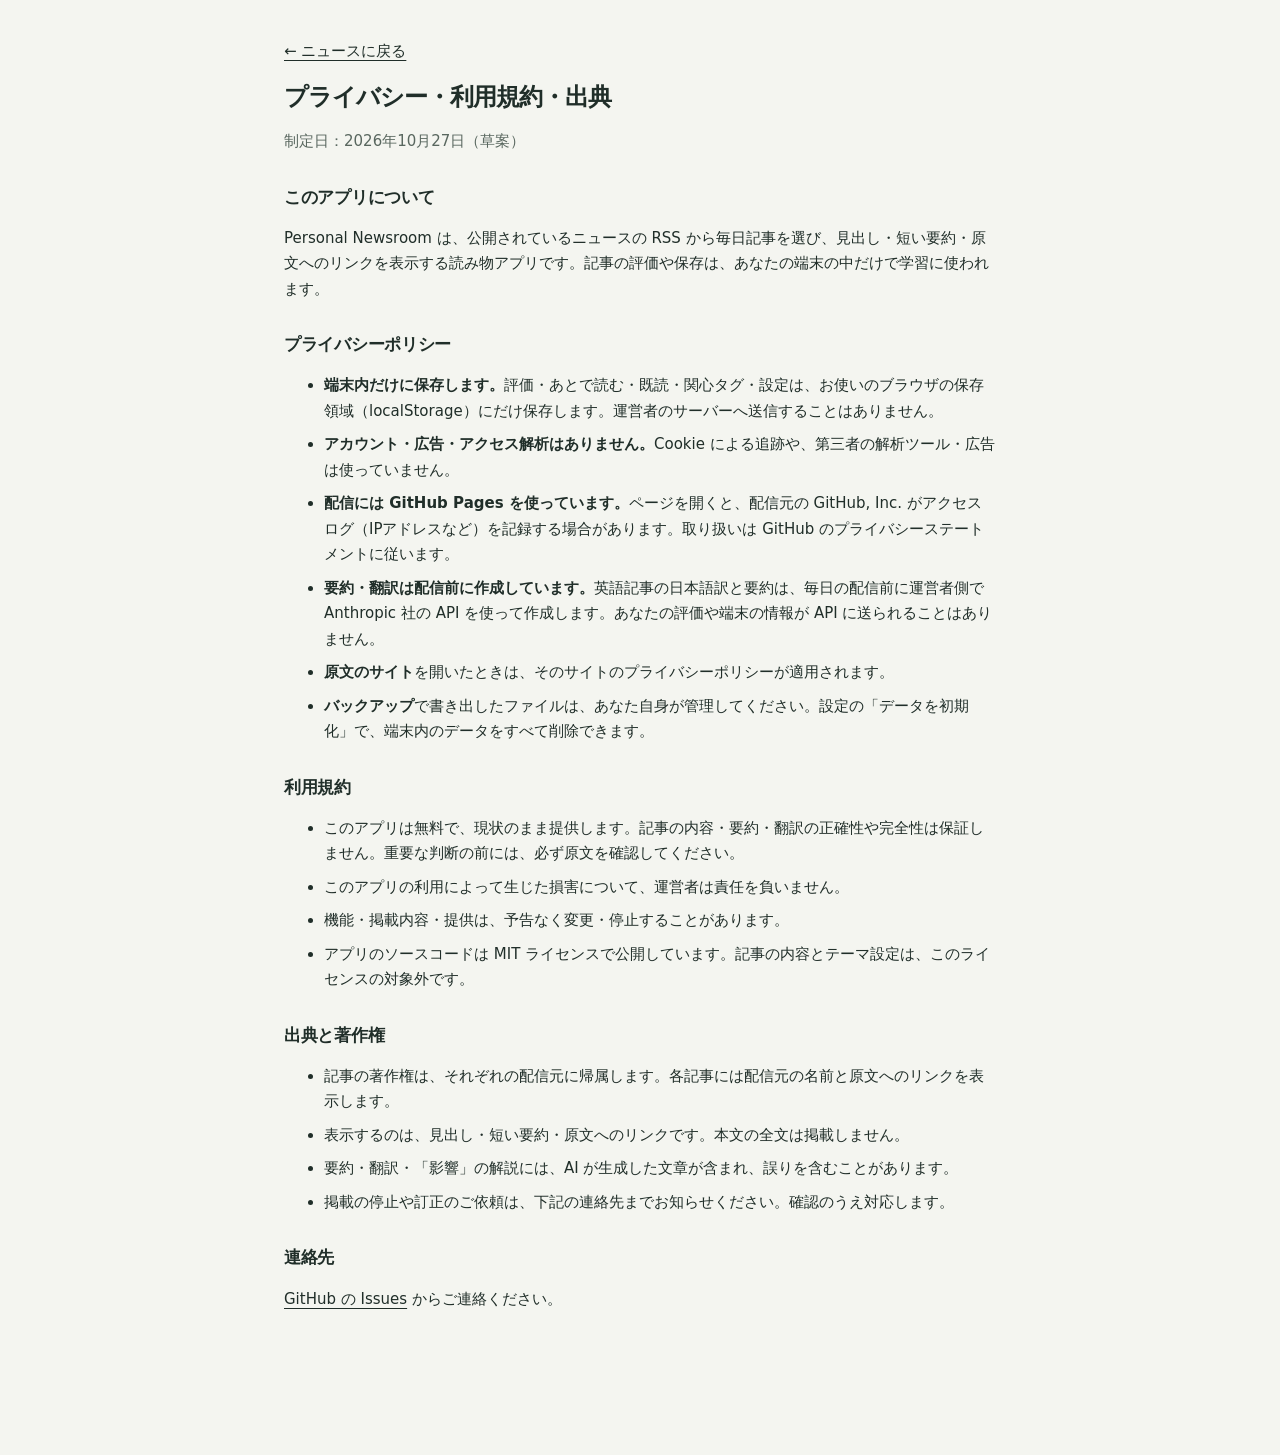
<file: policy.html>
<!doctype html>
<html lang="ja">
<head>
  <meta charset="utf-8">
  <meta name="viewport" content="width=device-width, initial-scale=1">
  <title>プライバシー・利用規約・出典 — Personal Newsroom</title>
  <link rel="stylesheet" href="./style.css">
  <link rel="manifest" href="./manifest.webmanifest">
  <meta name="theme-color" content="#123e35">
</head>
<body class="policy-page">
  <main class="page-shell policy">
    <p><a href="./">← ニュースに戻る</a></p>
    <h1>プライバシー・利用規約・出典</h1>
    <p class="muted">制定日：2026年10月27日（草案）</p>

    <section id="about">
      <h2>このアプリについて</h2>
      <p>Personal Newsroom は、公開されているニュースの RSS から毎日記事を選び、見出し・短い要約・原文へのリンクを表示する読み物アプリです。記事の評価や保存は、あなたの端末の中だけで学習に使われます。</p>
    </section>

    <section id="privacy">
      <h2>プライバシーポリシー</h2>
      <ul>
        <li><strong>端末内だけに保存します。</strong>評価・あとで読む・既読・関心タグ・設定は、お使いのブラウザの保存領域（localStorage）にだけ保存します。運営者のサーバーへ送信することはありません。</li>
        <li><strong>アカウント・広告・アクセス解析はありません。</strong>Cookie による追跡や、第三者の解析ツール・広告は使っていません。</li>
        <li><strong>配信には GitHub Pages を使っています。</strong>ページを開くと、配信元の GitHub, Inc. がアクセスログ（IPアドレスなど）を記録する場合があります。取り扱いは GitHub のプライバシーステートメントに従います。</li>
        <li><strong>要約・翻訳は配信前に作成しています。</strong>英語記事の日本語訳と要約は、毎日の配信前に運営者側で Anthropic 社の API を使って作成します。あなたの評価や端末の情報が API に送られることはありません。</li>
        <li><strong>原文のサイト</strong>を開いたときは、そのサイトのプライバシーポリシーが適用されます。</li>
        <li><strong>バックアップ</strong>で書き出したファイルは、あなた自身が管理してください。設定の「データを初期化」で、端末内のデータをすべて削除できます。</li>
      </ul>
    </section>

    <section id="terms">
      <h2>利用規約</h2>
      <ul>
        <li>このアプリは無料で、現状のまま提供します。記事の内容・要約・翻訳の正確性や完全性は保証しません。重要な判断の前には、必ず原文を確認してください。</li>
        <li>このアプリの利用によって生じた損害について、運営者は責任を負いません。</li>
        <li>機能・掲載内容・提供は、予告なく変更・停止することがあります。</li>
        <li>アプリのソースコードは MIT ライセンスで公開しています。記事の内容とテーマ設定は、このライセンスの対象外です。</li>
      </ul>
    </section>

    <section id="sources">
      <h2>出典と著作権</h2>
      <ul>
        <li>記事の著作権は、それぞれの配信元に帰属します。各記事には配信元の名前と原文へのリンクを表示します。</li>
        <li>表示するのは、見出し・短い要約・原文へのリンクです。本文の全文は掲載しません。</li>
        <li>要約・翻訳・「影響」の解説には、AI が生成した文章が含まれ、誤りを含むことがあります。</li>
        <li>掲載の停止や訂正のご依頼は、下記の連絡先までお知らせください。確認のうえ対応します。</li>
      </ul>
    </section>

    <section id="contact">
      <h2>連絡先</h2>
      <p><a href="https://github.com/anyhoe104-spec/Personal-Newsroom/issues" rel="noopener">GitHub の Issues</a> からご連絡ください。</p>
    </section>
  </main>
</body>
</html>
</file>
<file: style.css>
:root { color-scheme: light; --bg:#f4f5f0; --panel:#fff; --text:#202e29; --muted:#59675f; --line:#dce3da; --accent:#17634c; --soft:#e8f1df; --warn:#77531b; --warning:#fff3d7; --shadow:0 4px 20px #20352a08; }
:root[data-theme="dark"] { color-scheme:dark; --bg:#151d19; --panel:#202b24; --text:#ecf0e8; --muted:#b1beb2; --line:#3b4a3d; --accent:#b9dda0; --soft:#324330; --warn:#f3d395; --warning:#493a22; --shadow:none; }
@media(prefers-color-scheme:dark) { :root:not([data-theme="light"]) { color-scheme:dark; --bg:#151d19; --panel:#202b24; --text:#ecf0e8; --muted:#b1beb2; --line:#3b4a3d; --accent:#b9dda0; --soft:#324330; --warn:#f3d395; --warning:#493a22; --shadow:none; } }
* { box-sizing:border-box; }
body { margin:0; min-width:320px; background:var(--bg); color:var(--text); font-family:Inter,"Noto Sans JP",system-ui,-apple-system,sans-serif; font-size:15px; line-height:1.7; }
button,input,select { font:inherit; color:inherit; }
button,select,.import-label { min-height:44px; border:1px solid var(--line); border-radius:10px; background:var(--panel); padding:8px 14px; }
button { cursor:pointer; touch-action:manipulation; }
button:hover { border-color:var(--accent); }
button:disabled { opacity:.5; cursor:default; }
input { min-width:0; accent-color:var(--accent); }
input:not([type="checkbox"]):not([type="file"]) { width:100%; min-height:46px; border:1px solid var(--line); border-radius:10px; padding:10px 14px; background:var(--panel); }
input[type="checkbox"] { width:20px; height:20px; }
a { color:inherit; text-underline-offset:4px; }
:focus-visible { outline:3px solid var(--accent); outline-offset:3px; }
[hidden] { display:none !important; }
.app-header { height:84px; max-width:1120px; margin:auto; display:flex; align-items:center; justify-content:space-between; padding:16px 28px; border-bottom:1px solid var(--line); }
.brand { display:flex; align-items:center; gap:10px; text-decoration:none; font-size:10px; letter-spacing:2px; line-height:1.4; font-weight:750; }
.brand-mark { display:grid; place-items:center; width:42px; height:42px; border-radius:12px; background:#123e35; color:#d6e9b9; font-size:29px; font-family:Georgia,serif; letter-spacing:-2px; }
.settings-button { color:var(--muted); background:transparent; }
.page-shell { max-width:1064px; margin:0 auto; padding:0 24px 128px; }
.hero { position:relative; padding:36px 0 24px; }
.eyebrow { font-size:10px; letter-spacing:2px; color:var(--accent); font-weight:750; margin:0 0 12px; }
h1 { margin:0; font-size:clamp(25px,4vw,39px); letter-spacing:-1px; line-height:1.45; font-weight:750; }
.intro { color:var(--muted); margin:10px 0 18px; font-size:14px; }
.updated { font-size:11px; color:var(--muted); margin:0; }
.learning-count { position:absolute; right:0; bottom:24px; font-size:12px; border:1px solid var(--line); padding:7px 12px; border-radius:20px; color:var(--accent); margin:0; }
.category-nav { position:sticky; top:0; z-index:4; background:var(--bg); border-bottom:1px solid var(--line); }
.category-caption { font-size:11px; color:var(--muted); margin:0; padding-top:8px; }
.tabs { display:flex; gap:6px; overflow-x:auto; padding:6px 0 12px; scrollbar-width:thin; }
.secondary-view .section-heading { padding-top:20px; }
.ranking-hint,.vote-date { font-size:12px; margin:0 0 12px; }
.more-history { grid-column:1/-1; }
#backupText { width:100%; font:inherit; color:var(--text); background:var(--panel); border:1px solid var(--line); border-radius:8px; padding:10px; resize:vertical; }
.tab { flex:0 0 auto; border-radius:24px; background:transparent; border-color:transparent; font-size:13px; color:var(--muted); }
.tab.active { background:var(--text); color:var(--bg); }
.filters { display:flex; gap:10px; align-items:center; border-top:1px solid var(--line); padding:18px 0; }
.search-box { flex:1; }.sort-label select { max-width:160px; font-size:13px; }.check-label { display:flex; align-items:center; gap:6px; white-space:nowrap; font-size:12px; min-height:44px; }
.section-heading { display:flex; align-items:center; justify-content:space-between; gap:12px; margin:8px 0 16px; }
.section-heading h2 { font-size:16px; margin:0; }.section-heading p { font-size:12px; color:var(--muted); margin:0; }
.article-list { display:grid; grid-template-columns:repeat(2,minmax(0,1fr)); gap:16px; align-items:start; }
.card { display:grid; gap:13px; padding:24px; border:1px solid var(--line); border-radius:16px; background:var(--panel); box-shadow:var(--shadow); overflow-wrap:anywhere; }
.card-top { display:flex; gap:8px; align-items:start; justify-content:space-between; }.source { color:var(--accent); font-size:11px; font-weight:650; }.date { font-size:11px; color:var(--muted); white-space:nowrap; }
h2 { margin:0; font-size:19px; line-height:1.65; letter-spacing:-.3px; } .title { text-decoration:none; }.title:hover { text-decoration:underline; }
.markers,.tag-list { display:flex; flex-wrap:wrap; gap:6px; }.badge { border-radius:5px; background:var(--bg); padding:2px 7px; font-size:10px; color:var(--muted); }.learned { color:var(--accent); background:var(--soft); }.warning { color:var(--warn); background:var(--warning); }
.reason { margin:0; color:var(--accent); font-size:12px; }.article-detail summary { font-size:12px; color:var(--muted); cursor:pointer; min-height:32px; }
.summary { margin:10px 0; padding-left:18px; font-size:13px; }.summary li { margin-bottom:6px; }
.impact,.egg-insight { margin:12px 0 0; padding:12px 14px; border-radius:9px; background:var(--soft); font-size:12px; line-height:1.75; }.egg-insight { background:var(--warning); color:var(--warn); }.original-title { color:var(--muted); font-size:11px; }
.actions { display:grid; grid-template-columns:1fr 1fr 1fr; gap:6px; border-top:1px solid var(--line); padding-top:14px; margin-top:2px; }.actions button { padding:6px 4px; font-size:11px; }.selected { color:var(--accent); border-color:var(--accent); background:var(--soft); }.bad.selected { color:var(--warn); border-color:var(--warn); background:var(--warning); }
.bottom-nav { position:fixed; z-index:5; bottom:0; left:0; right:0; display:flex; justify-content:center; background:var(--panel); border-top:1px solid var(--line); padding:8px 12px max(8px,env(safe-area-inset-bottom)); box-shadow:0 -8px 30px #142a1808; }.bottom-nav button { display:grid; gap:0; place-items:center; min-width:120px; border:0; background:transparent; font-size:11px; color:var(--muted); }.bottom-nav button>span:first-child { font-size:23px; line-height:1.3; }.bottom-nav button[aria-current="page"] { color:var(--accent); background:var(--soft); }
.banner { background:var(--warning); color:var(--warn); border-radius:10px; padding:10px 14px; font-size:12px; }.toast { position:fixed; z-index:10; bottom:92px; left:50%; transform:translateX(-50%); max-width:calc(100% - 32px); width:max-content; background:var(--text); color:var(--bg); padding:10px 18px; border-radius:10px; font-size:12px; box-shadow:var(--shadow); pointer-events:none; }.toast:empty { display:none; }
.empty { grid-column:1/-1; text-align:center; padding:56px 20px; color:var(--muted); }.empty h2 { color:var(--text); }.insight h3 { font-size:13px; margin:10px 0 0; }.insight p { margin:0; font-size:13px; }.muted { color:var(--muted); }.tag-form { display:flex; gap:8px; }.tag-remove { font-size:12px; background:var(--soft); }
dialog { width:min(520px,calc(100% - 24px)); max-height:85dvh; padding:24px; border:1px solid var(--line); border-radius:18px; background:var(--panel); color:var(--text); }dialog::backdrop { background:#081b14aa; }.dialog-heading { display:flex; align-items:center; justify-content:space-between; gap:12px; }dialog p { color:var(--muted); font-size:13px; }dialog h3 { font-size:15px; }.setting-row { display:flex; gap:12px; align-items:center; justify-content:space-between; padding:14px 0; border-bottom:1px solid var(--line); font-size:13px; }.setting-row select { max-width:170px; }.data-actions { display:grid; gap:10px; margin:14px 0; }.import-label { display:block; font-size:13px; }.import-label input { display:block; margin-top:8px; max-width:100%; font-size:12px; }.danger { color:var(--warn); margin-top:14px; }details summary { cursor:pointer; min-height:44px; }
.sr-only { position:absolute; width:1px; height:1px; margin:-1px; overflow:hidden; clip-path:inset(50%); }.skip-link { position:fixed; top:-100px; z-index:20; padding:10px; background:var(--panel); }.skip-link:focus { top:0; }
@media(max-width:700px) { .app-header { height:74px; padding:14px 20px; }.page-shell { padding:0 16px 120px; }.hero { padding:28px 4px 16px; }.learning-count { position:static; display:inline-block; margin-top:12px; }.article-list { grid-template-columns:1fr; gap:14px; }.card { padding:20px; }.filters { flex-wrap:wrap; padding:14px 0; }.search-box { flex-basis:100%; }.sort-label { flex:1; }.sort-label select { max-width:100%; }.section-heading { margin-top:14px; }.bottom-nav button { min-width:0; flex:1; padding:6px 2px; font-size:10px; }.tabs { margin-inline:-4px; }.tab { padding-inline:12px; font-size:12px; } }
@media(prefers-reduced-motion:reduce) { *,*::before,*::after { scroll-behavior:auto !important; animation:none !important; transition:none !important; } }

#refreshRanking[data-pending="true"] { border-color:var(--accent); }
.policy { max-width:760px; padding-top:24px; }.policy h1 { font-size:24px; }.policy h2 { font-size:17px; margin-top:28px; }.policy li { margin-bottom:8px; }
</file>
